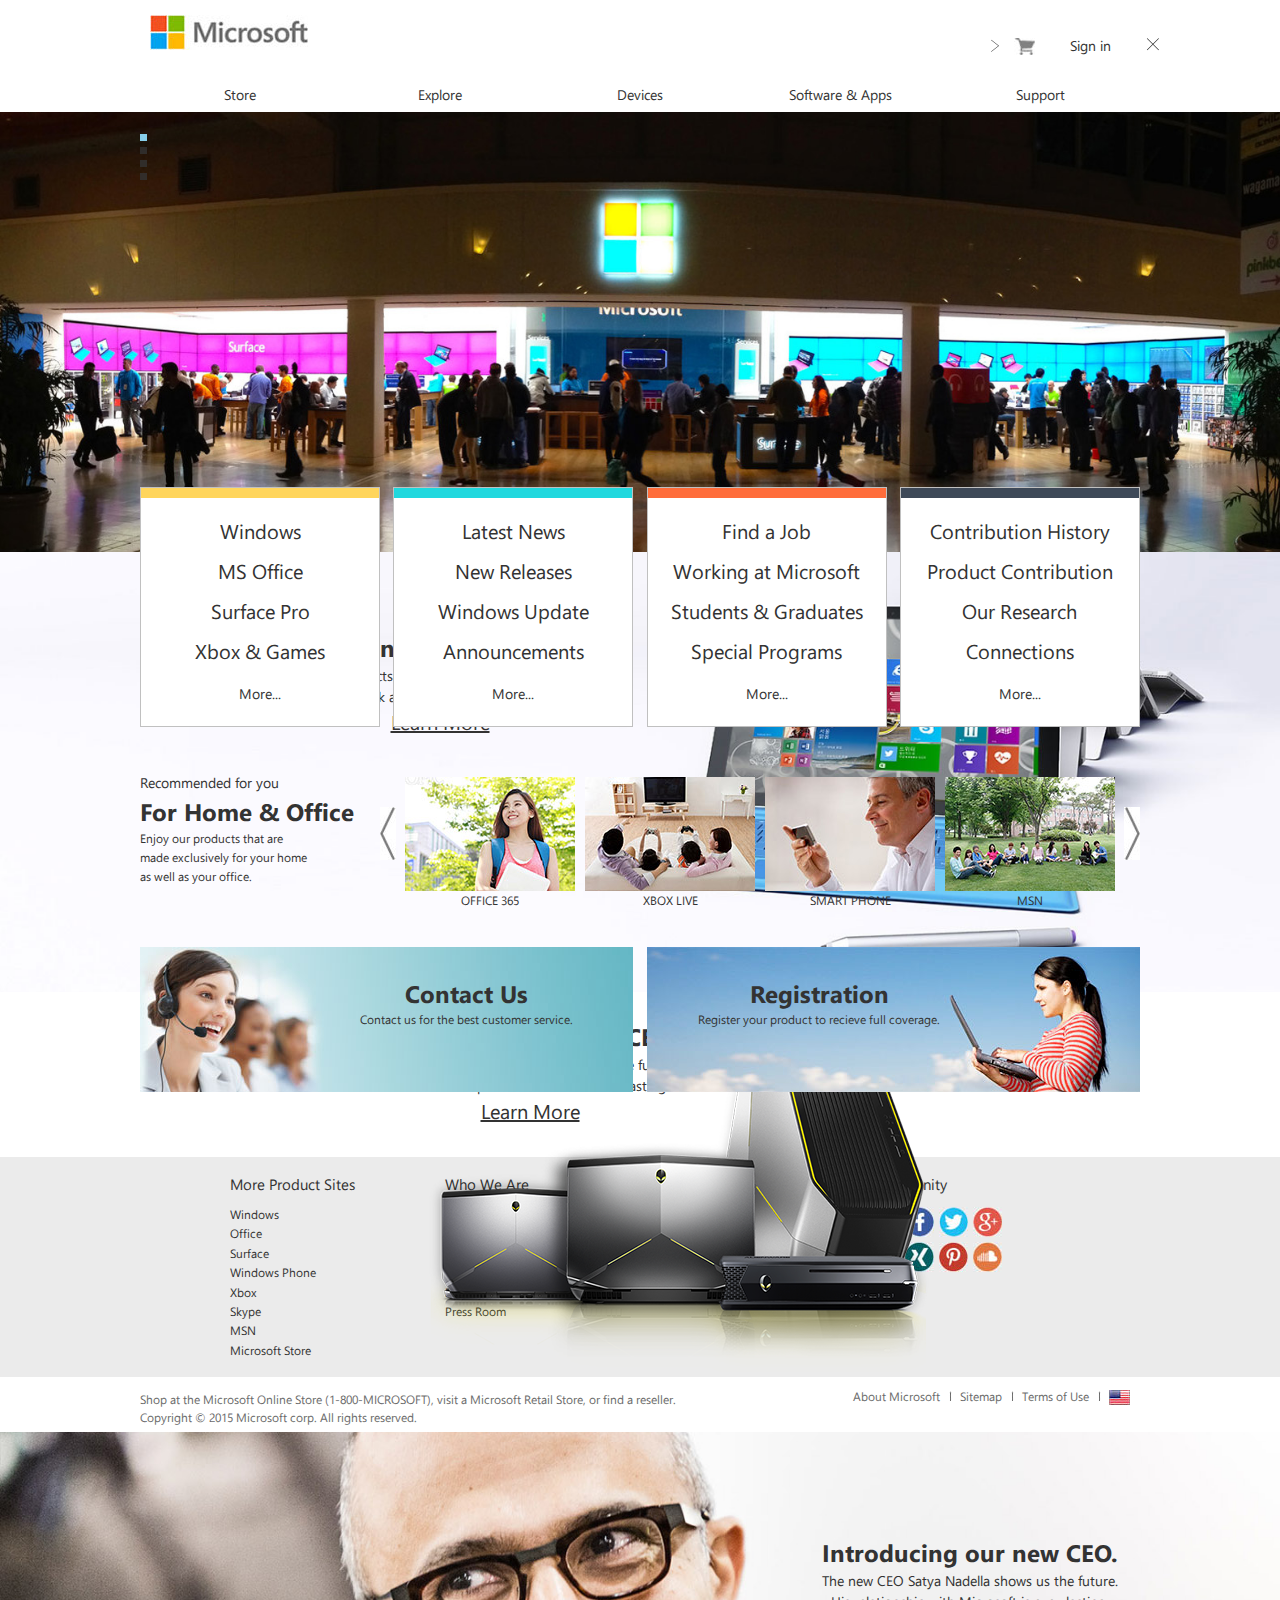
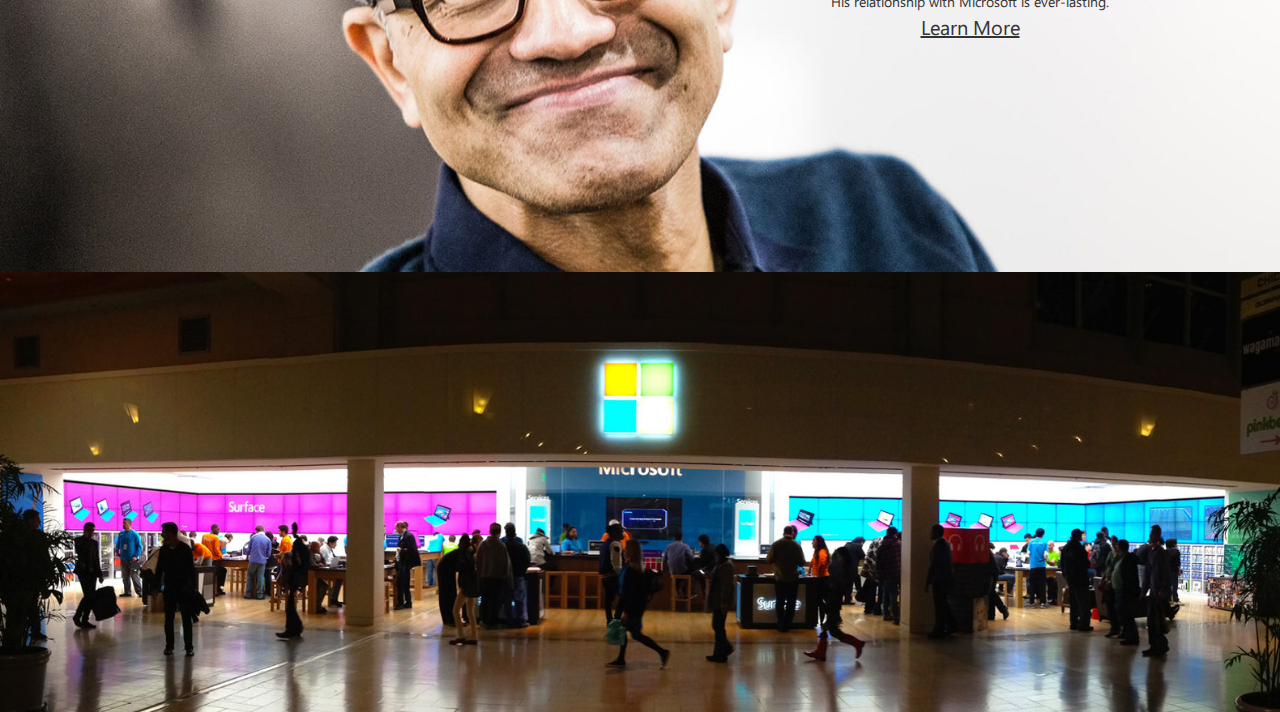
<file: project/03/index.html>
<!DOCTYPE html>
<html lang="en">
<head>
	<meta charset="utf-8" /> 
	<meta http-equiv="X-UA-Compatible" content="IE=edge,chrome=1">
	<title>CJK Project #3</title>
	<meta name="viewport" content="width=device-width, initial-scale=0.1">
	<meta name="author" content="Chongjun Kim" />
	<link rel="shortcut icon" href="img/favicon_1.ico">
	<link rel="apple-touch-icon" href="/apple-touch-icon.png">
	
	<link rel="stylesheet" href="css/import.css" type="text/css"/>
	
	<!--[if lt IE 9]><script src="js/IE9.js"></script><![endif]-->     
	<!--[if lt IE 9]><script src="js/html5.js"></script><![endif]-->
	<script type="text/javascript" src="js/jquery.js"> </script>
	<script type="text/javascript" src="js/jquery-ui.min.js"> </script>
	<script type="text/javascript" src="js/action.js"> </script>
	
	<style>
		* {margin:0; padding:0; }
		a {text-decoration:none; color:#333; }
		li {list-style:none; }
 	</style>
</head>
<body>
	<div id="skipNav" class="hide">
		<a href="#content">skip</a>
	</div><!-- //skipNav -->
	
	<div id="headerwrap">
		<header id="header">
			<h1><a href="index.html"><img src="images/layout/logo.jpg" alt="MICROSOFT LOGO" /></a></h1>
			<dl class="topmenu">
				<dt class="hide"></dt>
				<dd><a href="#"><img src="images/layout/cart.jpg" alt="CART" /></a></dd>
				<dd><a href="#">Sign in</a></dd>
			</dl>
			
			<p id="close"><img src="images/layout/close.png" alt="close" /></p>
			
			<nav id="nav">
				<ul id="gnb">
					<li class="m1 m">
						<a href="#">Store</a>
						<ul>
							<li><a href="#">Microsoft Store</a></li>
							<li><a href="#">Smart Phones</a></li>
							<li><a href="#">Xbox 360 &amp; One</a></li>
						</ul>
					</li>
					<li class="m2 m">
						<a href="#">Explore</a>
						<ul>
							<li><a href="#">About Microsoft</a></li>
							<li><a href="sub1.html">CEO Information</a></li>
						</ul>
					</li>
					<li class="m3 m">
						<a href="#">Devices</a>
						<ul>
							<li><a href="#">Surface Notebooks</a></li>
							<li><a href="#">Home Desktops</a></li>
							<li><a href="#">Office Workstations</a></li>
							<li><a href="#">MS Exclusive Moniters</a></li>
						</ul>
					</li>
					<li class="m4 m">
						<a href="#">Software &amp; Apps</a>
						<ul>
							<li><a href="#">Microsoft Office 2015</a></li>
							<li><a href="#">Windows Explorer 11</a></li>
							<li><a href="#">Windows Media &amp; Entertainment</a></li>
						</ul>
					</li>
					<li class="m5 m">
						<a href="#">Support</a>
						<ul>
							<li><a href="#">Contact Us</a></li>
							<li><a href="#">Registeration</a></li>
							<li><a href="#">FQA</a></li>
						</ul>
					</li>
				</ul>
			</nav>
		</header>
	</div><!-- //headerwrap -->
	
	<div id="members">
		<fieldset class="login">
			<legend class="hide">login</legend>
			<p class="login01">
				<input class="idbox" type="text" placeholder="ID or E-mail" title="Type in your ID or E-mail address here." />
			</p>
			<p class="login02">
				<input class="passbox" type="password" placeholder="Password" title="Type in your password here." />
			</p>
			<p class="login03">
				<label for="idcheck">Save Password</label>
				<input type="checkbox" id="idcheck" />
			</p>
			<p class="login04"><a href="#">Login<br />
				<span>Check your status and updates.</span>
			</a></p>
			<p class="login05"><a href="#">Join Us!!<br />
				<span>This is your change to sign up for... <br /><br />exclusive promotions and coupons <br />where you can get nowhere else!</span></a>
			</p>
			<p class="login06">
				<img src="images/layout/welcome.jpg" alt="Welcome" />
			</p>
		</fieldset>
	</div>
		
	<div id="members_cart">
		<div class="cart">
			<ul>
				<li class="closecart"><img src="images/layout/arrow1.png" alt="close" /></li>
				<li class="cart1">Cart<span>0</span></li>
				<li class="cart2">Wishlist<span>0</span></li>
				<li><a href="#">My Products</a></li>
			</ul>
			<ul class="mycart">
				<li><strong>My Cart</strong></li>
				<li>Currently listed : </li>
				<li><em>0</em>Item(s)</li>
				<li>Edit list</li>
				<li><img src="images/layout/between.jpg" alt="" /></li>
				<li>Empty</li>
				<li>Checkout</li>
			</ul>
			<ul class="wishlist">
				<li><strong>Wishlist</strong></li>
				<li>Currently listed : </li>
				<li><em>0</em>Item(s)</li>
				<li>Edit list</li>
				<li><img src="images/layout/between.jpg" alt="" /></li>
				<li>Empty</li>
				<li>Add to cart</li>
			</ul>
		</div>
	</div>
	
	<div id="visualwrap">
		<section id="visual">
			<div class="imgView">
				<ul>
					<li class="imgText1">
						<!-- 
						<span>
							<a href="#">Visit Microsoft Store</a>
						</span>
						 -->
					</li>
					<li class="imgText2">
						<span>
							<em>Introducing our new line-up.</em><br />
							Our latest products are the best in the current market.<br />
							Take a look at the finest product line-up.<br />
							<strong><a href="#">Learn More</a></strong>
						</span>
					</li>
					<li class="imgText3">
						<span>
							<em>Introducing our new CEO.</em><br />
							The new CEO Satya Nadella shows us the future.<br />
							His relationship with Microsoft is ever-lasting.<br />
							<strong><a href="sub1.html">Learn More</a></strong>
						</span>
					</li>
					<li class="imgText4">
						<span>
							<em>Introducing our new CEO.</em><br />
							The new CEO Satya Nadella shows us the future.<br />
							His relationship with Microsoft is ever-lasting.<br />
							<strong><a href="sub1.html">Learn More</a></strong>
						</span>
					</li>
					<li class="imgText5">
						<!-- 
						<span>
							<a href="#">Visit Microsoft Store</a>
						</span>
						 -->
					</li>
				</ul>
			</div>
			
			<ul class="imgList">
				<li class="on">ON</li>
				<li>OFF</li>
				<li>OFF</li>
				<li>OFF</li>
			</ul>
			
		</section><!-- //visual -->
	</div><!-- //visualwrap -->
	
	<div id="container">
		<section id="content">
			<div class="content_top">
				<dl>
					<dt>Product Information</dt>
					<span></span>
					<a href="#content .content_top dl" class="more_m1"></a>
					
					<dd class="content_top1">img</dd>
					<dd class="ctText">
						Check out our most recent products,<br />
						get a chance to share it with your friends.
					</dd>
					<dd class="more1 more">
						<ul>
							<li class="mm1"><a href="#content .content_top .more">Windows</a></li>
							<li class="mm1"><a href="#content .content_top .more">MS Office</a></li>
							<li class="mm1"><a href="#content .content_top .more">Surface Pro</a></li>
							<li class="mm1"><a href="#content .content_top .more">Xbox &amp; Games</a></li>
							<li><a href="#content .content_top .more">More...</a></li>
						</ul>
					</dd>
				</dl>
				<dl>
					<dt>Notice / Release</dt>
					<span></span>
					<a href="#content .content_top dl" class="more_m2"></a>
					
					<dd class="content_top2">img</dd>
					<dd class="ctText">
						Everything you need to know,<br />
						regarding our latest news and activities.
					</dd>
					<dd class="more2 more">
						<ul>
							<li class="mm2"><a href="#content .content_top .more">Latest News</a></li>
							<li class="mm2"><a href="#content .content_top .more">New Releases</a></li>
							<li class="mm2"><a href="#content .content_top .more">Windows Update</a></li>
							<li class="mm2"><a href="#content .content_top .more">Announcements</a></li>
							<li><a href="#content .content_top .more">More...</a></li>
						</ul>
					</dd>
				</dl>
				<dl>
					<dt>Career &amp; Programs</dt>
					<span></span>
					<a href="#content .content_top dl" class="more_m3"></a>
					
					<dd class="content_top3">img</dd>
					<dd class="ctText">
						If you dream of joining our family<br />
						now is the time to apply!
					</dd>
					<dd class="more3 more">
						<ul>
							<li class="mm3"><a href="#content .content_top .more">Find a Job</a></li>
							<li class="mm3"><a href="#content .content_top .more">Working at Microsoft</a></li>
							<li class="mm3"><a href="#content .content_top .more">Students &amp; Graduates</a></li>
							<li class="mm3"><a href="#content .content_top .more">Special Programs</a></li>
							<li><a href="#content .content_top .more">More...</a></li>
						</ul>
					</dd>
				</dl>
				<dl>
					<dt>Social Contribution</dt>
					<span></span>
					<a href="#content .content_top dl" class="more_m4"></a>
					
					<dd class="content_top4">img</dd>
					<dd class="ctText">
						Not only providing service to customers,<br />
						but also to the society where it's needed.
					</dd>
					<dd class="more4 more">
						<ul>
							<li class="mm4"><a href="#content .content_top .more">Contribution History</a></li>
							<li class="mm4"><a href="#content .content_top .more">Product Contribution</a></li>
							<li class="mm4"><a href="#content .content_top .more">Our Research</a></li>
							<li class="mm4"><a href="#content .content_top .more">Connections</a></li>
							<li><a href="#content .content_top .more">More...</a></li>
						</ul>
					</dd>
				</dl>
			</div><!-- //content_top -->
			
			<div class="content_mid">
				<p>Recommended for you</p>
				<p>For Home &amp; Office</p>
				<p>Enjoy our products that are<br />made exclusively for your home<br />as well as your office.</p>
				<div id="slide">
					<ul>
						<li class="mp mp1"><a href="#content .content_mid">
							<img src="images/main/mid01.jpg" alt=""  class="mpimg"/>
							<div class="info">
								<h3>Office 365</h3>
								<span>Buy Office 365 and <br />get OneDrive 1TB storage</span>
							</div><!-- //info -->
						</a></li>
						<li class="mp mp2"><a href="#content .content_mid">
							<img src="images/main/mid02.jpg" alt=""  class="mpimg"/>
							<div class="info">
								<h3>Xbox Live</h3>
								<span>Enjoy the best gaming experience</span>
							</div>
						</a></li>
						<li class="mp mp3"><a href="#content .content_mid">
							<img src="images/main/mid03.jpg" alt=""  class="mpimg"/>
							<div class="info">
								<h3>Smart Phone</h3>
								<span>Be connected to everything <br /> from within your hands</span>
							</div>
						</a></li>
						<li class="mp mp4"><a href="#content .content_mid">
							<img src="images/main/mid04.jpg" alt=""  class="mpimg"/>
							<div class="info">
								<h3>MSN</h3>
								<span>World news and events <br />... and everything</span>
							</div>
						</a></li>
						<li class="mp mp5"><a href="#content .content_mid">
							<img src="images/main/mid05.jpg" alt=""  class="mpimg"/>
							<div class="info">
								<h3>Surface</h3>
								<span>Access everything with only your finger tips</span>
							</div>
						</a></li>
						<li class="mp mp6"><a href="#content .content_mid">
							<img src="images/main/mid06.jpg" alt=""  class="mpimg"/>
							<div class="info">
								<h3>Skype</h3>
								<span>World's best communication<br />tool for everyone.</span>
							</div>
						</a></li>
						<li class="mp mp7"><a href="#content .content_mid">
							<img src="images/main/mid07.jpg" alt=""  class="mpimg"/>
							<div class="info">
								<h3>Bing</h3>
								<span>Get used to the most powerful search engnine</span>
							</div>
						</a></li>
						<li class="mp mp8"><a href="#content .content_mid">
							<img src="images/main/mid08.jpg" alt=""  class="mpimg"/>
							<div class="info">
								<h3>Microsoft Store</h3>
								<span>Visit a Microsoft Store near you and get great deals!</span>
							</div>
						</a></li>
					</ul>
				</div>
				<div id="slidearrow">
					<ul>
						<li class="prev"><img src="images/main/prev.jpg" alt="" /></li>
						<li class="next"><img src="images/main/next.jpg" alt="" /></li>
					</ul>
				</div>
			</div><!-- //content_mid -->
			<div class="content_bottom">
				<ul>
					<li><a href="#content .content_bottom">
							<img src="images/main/contact.jpg" alt="" />
							<span><em>Contact Us</em><br />Contact us for the best customer service.</span>
						</a>
					</li>
				</ul>
				<ul>
					<li><a href="#content .content_bottom">
							<img src="images/main/register.jpg" alt="" />
							<span><em>Registration</em><br />Register your product to recieve full coverage.</span>
						</a>
					</li>
				</ul>
			</div>
		</section>
	</div><!-- //container -->
	
	<div id="footerwrap">
		<footer id="footer">
			<ul>
				<li>
					<a href="#footer">More Product Sites</a>
					<ul>
						<li><a href="#footer">Windows</a></li>
						<li><a href="#footer">Office</a></li>
						<li><a href="#footer">Surface</a></li>
						<li><a href="#footer">Windows Phone</a></li>
						<li><a href="#footer">Xbox</a></li>
						<li><a href="#footer">Skype</a></li>
						<li><a href="#footer">MSN</a></li>
						<li><a href="#footer">Microsoft Store</a></li>
					</ul>
				</li>
				<li>
					<a href="#footer">Who We Are</a>
					<ul>
						<li><a href="#footer">Where to buy</a></li>
						<li><a href="#footer">Awards</a></li>
						<li><a href="#footer">Latest News</a></li>
						<li><a href="#footer">About Microsoft</a></li>
						<li><a href="#footer">Employment</a></li>
						<li><a href="#footer">Press Room</a></li>
					</ul>
				</li>
				<li>
					<a href="#footer">Need Assistance?</a>
					<ul>
						<li><a href="#footer">Contact Us</a></li>
						<li><a href="#footer">Microsoft Store</a></li>
						<li><a href="#footer">Commercial</a></li>
						<li><a href="#footer">Product Registration</a></li>
						<li>Monday to Friday from 9:00 to 18:00</li>
					</ul>
				</li>
				<li class="last">
					<a href="#footer">Community</a>
					<ul>
						<li><a href="#footer .last"><img src="images/layout/sns1.jpg" alt="" /></a></li>
						<li><a href="#footer .last"><img src="images/layout/sns2.jpg" alt="" /></a></li>
						<li><a href="#footer .last"><img src="images/layout/sns3.jpg" alt="" /></a></li>
						<li><a href="#footer .last"><img src="images/layout/sns4.jpg" alt="" /></a></li>
						<li><a href="#footer .last"><img src="images/layout/sns5.jpg" alt="" /></a></li>
						<li><a href="#footer .last"><img src="images/layout/sns6.jpg" alt="" /></a></li>
						<li><a href="#footer .last"><img src="images/layout/sns7.jpg" alt="" /></a></li>
						<li><a href="#footer .last"><img src="images/layout/sns8.jpg" alt="" /></a></li>
					</ul>
				</li>
			</ul>
		</footer>
	</div><!-- //footerwrap -->
	<div id="address">
		<p>Shop at the Microsoft Online Store (1-800-MICROSOFT), visit a Microsoft Retail Store, or find a reseller.<br />Copyright &#169; 2015 Microsoft corp. All rights reserved.</p>
		<ul>
			<li><a href="sub1.html">About Microsoft</a></li>
			<li class="between"><a href="#address">Sitemap</a></li>
			<li class="between"><a href="#address">Terms of Use</a></li>
			<li class="between"><a href="#address"><img src="images/layout/flag.jpg" alt="" /></a></li>
		</ul>
	</div>

</body>
</html>
</file>
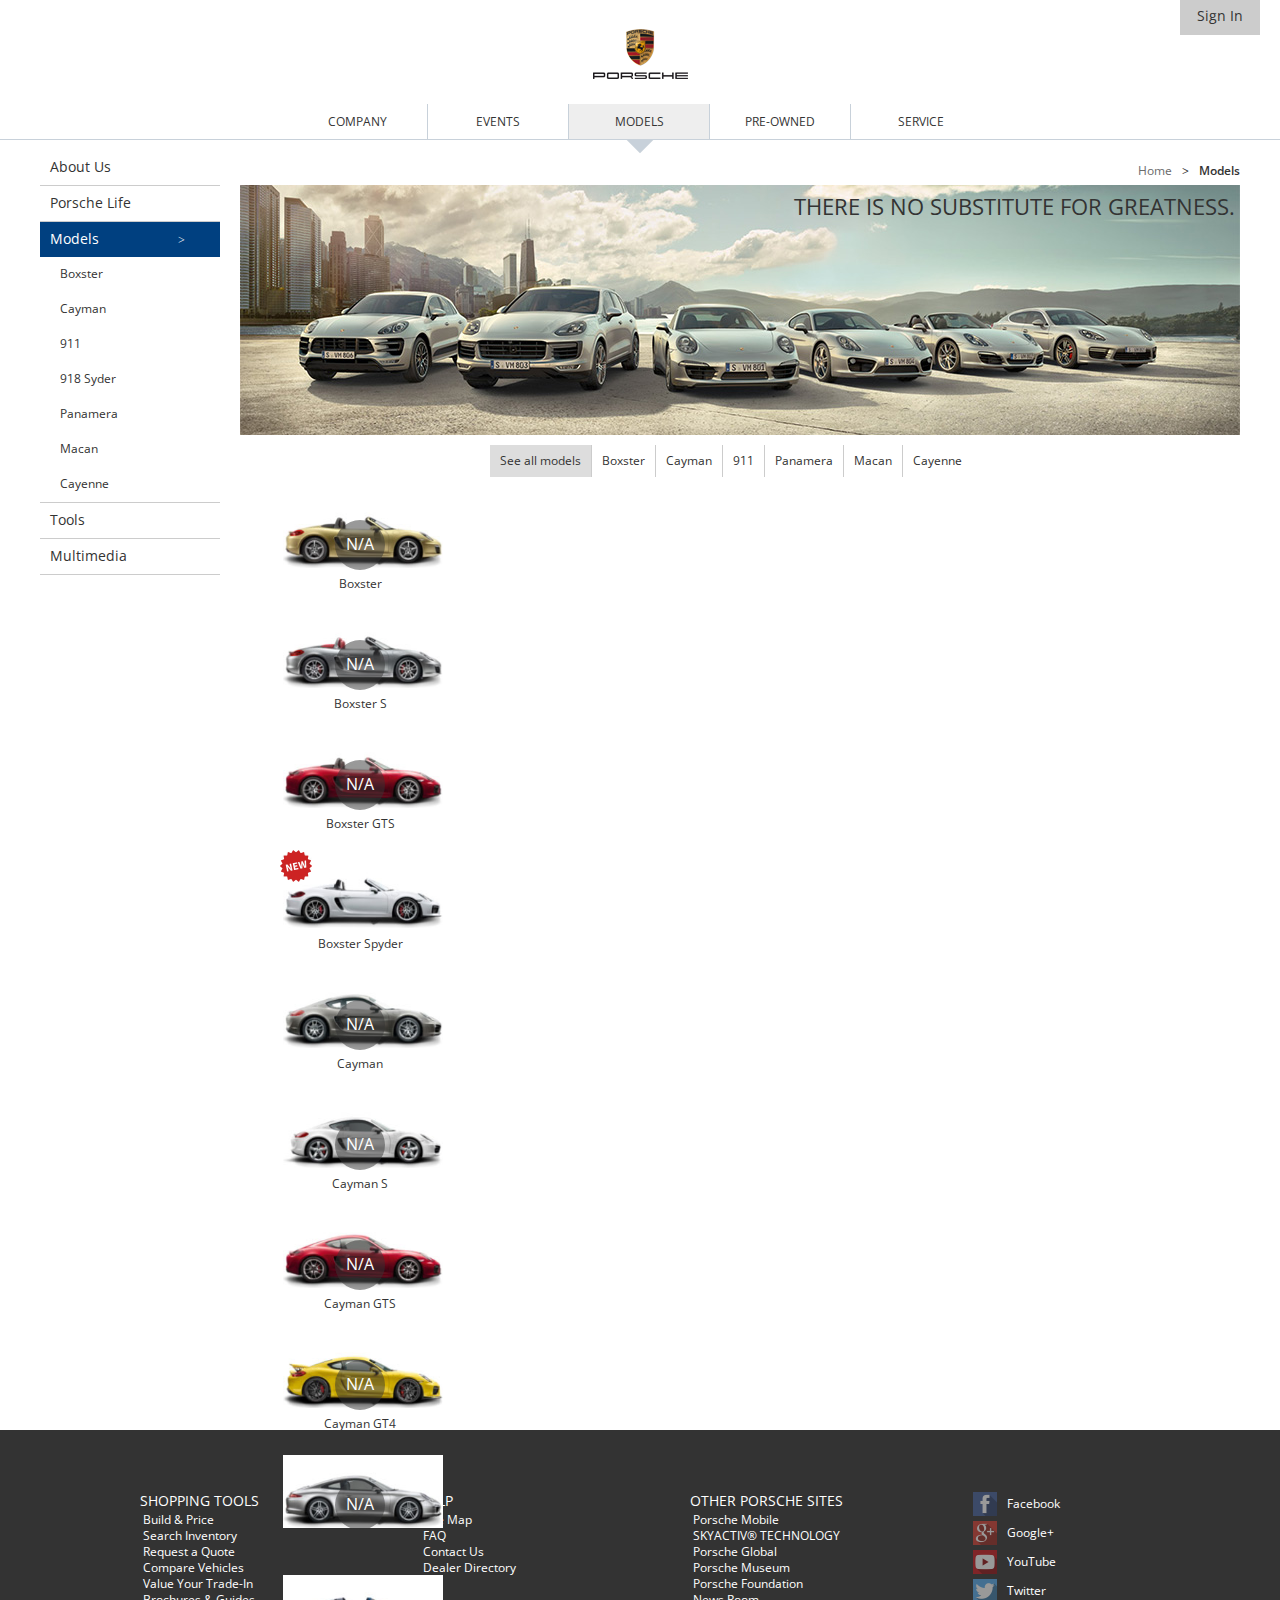
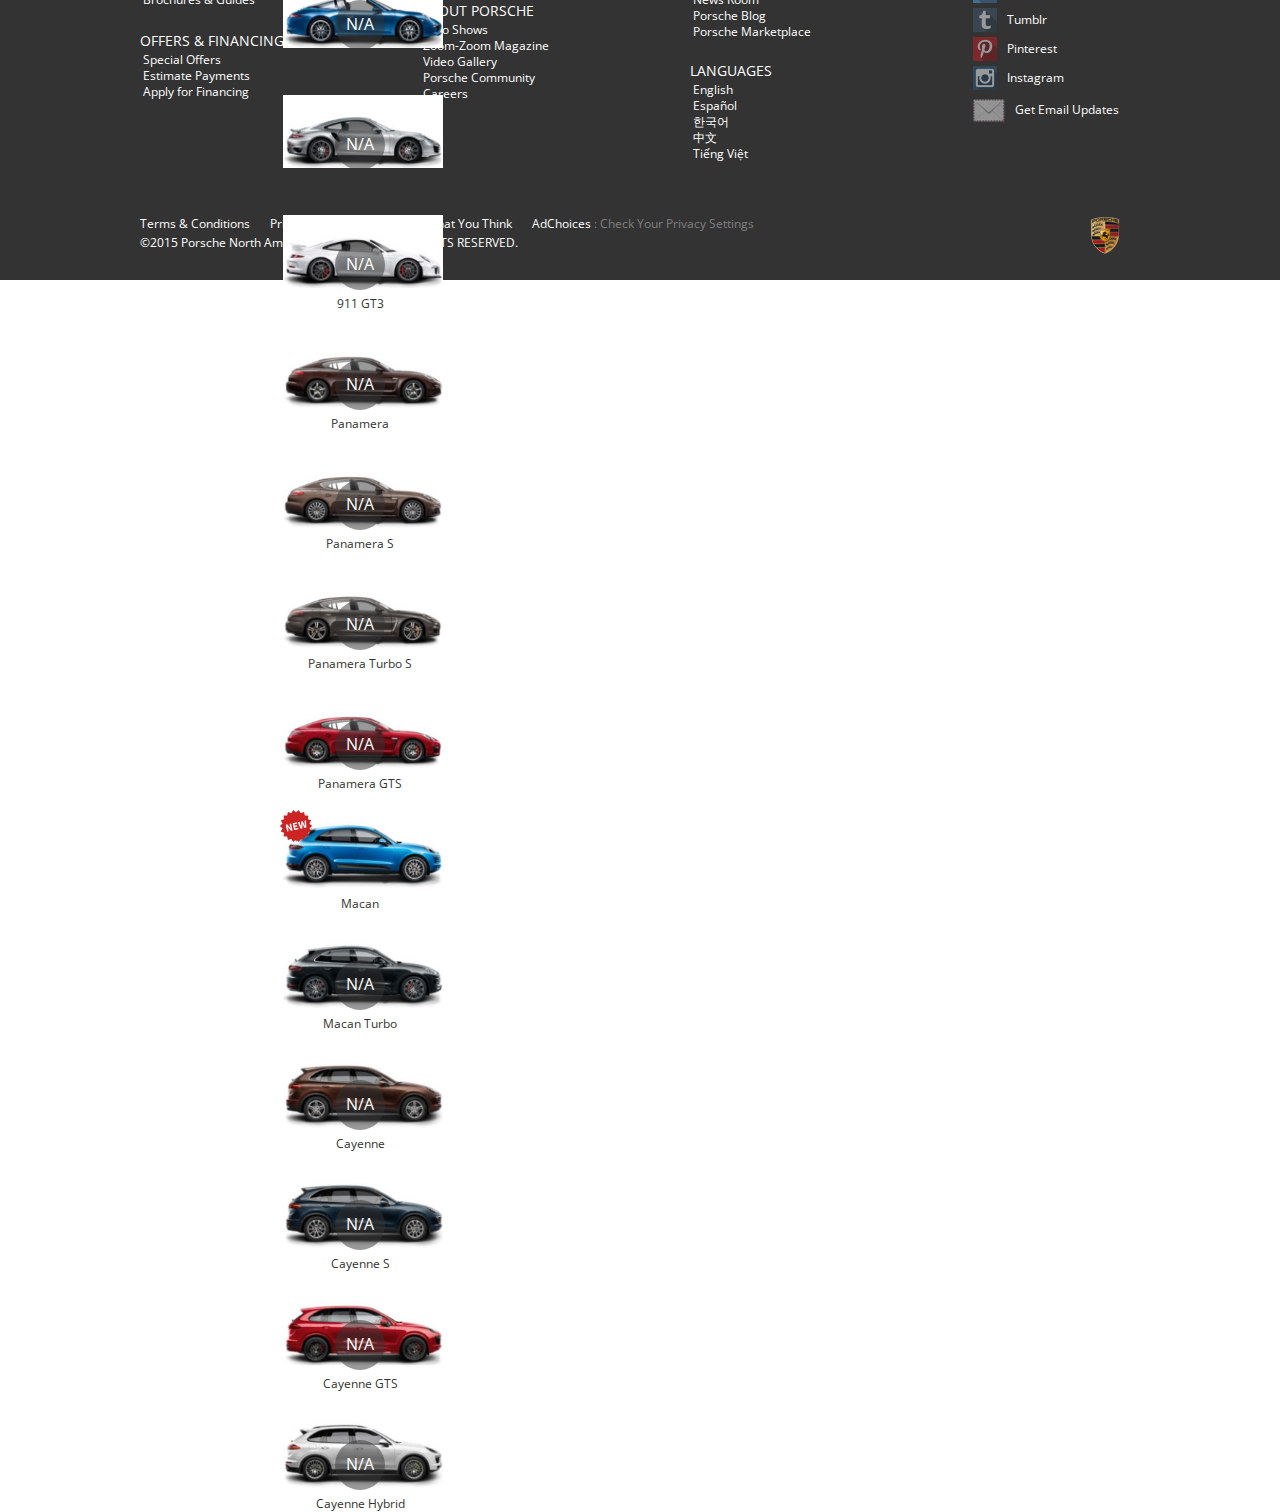
<file: project/01/sub1.html>
<!DOCTYPE html>
<html lang="en">
<head>
	<meta charset="utf-8" /> 
	<meta http-equiv="X-UA-Compatible" content="IE=edge,chrome=1">
	<title>CJK Project #1 - Models</title>
	<meta name="viewport" content="width=1500, initial-scale=1.0">
	<meta name="author" content="Chongjun Kim" />
	<link rel="shortcut icon" href="img/favicon_1.ico">
	<link rel="apple-touch-icon" href="/apple-touch-icon.png">
	<link href='https://fonts.googleapis.com/css?family=Open+Sans' rel='stylesheet' type='text/css'>
	<link href='https://fonts.googleapis.com/css?family=Open+Sans:600' rel='stylesheet' type='text/css'>
	
	<link rel="stylesheet" href="css/import_sub1.css" type="text/css"/>
	
	<!--[if lt IE 9]><script src="js/IE9.js"></script><![endif]-->     
	<!--[if lt IE 9]><script src="js/html5.js"></script><![endif]-->
	<script type="text/javascript" src="js/jquery-2.1.4.js"> </script>
	<script type="text/javascript" src="js/jquery-ui.min.js"> </script>
	<script type="text/javascript" src="js/action.js"> </script>
	<script type="text/javascript" src="js/sidenav1.js"> </script>
	<script src="js/isotope.pkgd.min.js" ></script>
	
	<style>
		* {margin:0; padding:0; }
		a {text-decoration:none; color:#333; }
		li {list-style:none; }
		
		#menu ul li:nth-child(3) {background: #eee; } 
		#sidebar .sidenav li:nth-child(3) a {background:#004080; color:#fff; }
		#sidebar .sidenav li:nth-child(3) span {font-family: "candara"; font-size: 12px; margin-left:75px; }
 </style> 
</head>
<body>
	<div id="skipNav" class="hide">
		<a href="#content">본문바로가기</a>
	</div><!-- //skipNav -->
	
	<div id="headerwrap">
		<div id="topmenu">
			<p class="signin"><a href="#topmenu">Sign In</a></p>
			<p class="search">
				<input class="searchBox" type="text" placeholder="Search Engine" />
				<input type="image" src="images/layout/search.png" />
			</p>
			<div class="hot">
				<ul>
					<li>Top Search :</li>
					<li><a href="#topmenu .hot">porsche event</a></li>
					<li><a href="#topmenu .hot">new 911 design</a></li>
					<li><a href="#topmenu .hot">cayenne price</a></li>
					<li><a href="#topmenu .hot">2015 models</a></li>
					<li><a href="#topmenu .hot">find dealer</a></li>
				</ul>
			</div>
			<fieldset>
				<legend class="hide">login</legend>
				<p class="login01">
					<input class="idbox" type="text" placeholder="ID or E-mail" title="Type in your ID or E-mail address here." />
				</p>
				<p class="login02">
					<input class="passbox" type="password" placeholder="Password" title="Type in your password here." />
					<input type="checkbox" id="idcheck" />
					<label for="idcheck">save</label>
				</p>
				<p class="login03"><a href="#topmenu .login03">Create Account</a></p>
			</fieldset>
		</div><!-- //topmenu -->
		<header id="header">
			<div id="menu">
				<h1><a href="index.html"><img src="images/layout/logo.png" alt="PORSCHE LOGO" /></a></h1>
				<ul>
					<li><a href="#">Company</a></li>
					<li><a href="#">Events</a></li>
					<li><a href="sub1.html">Models</a></li>
					<li><a href="#">Pre-Owned</a></li>
					<li><a href="#">Service</a></li>
				</ul>
			</div><!-- //menu -->
			
			<nav id="nav">
				<ul id="gnb">
					<li class="m1 m">
						<ul>
							<li><a href="#gnb .m">CEO</a></li>
							<li><a href="#gnb .m">History</a></li>
							<li><a href="#gnb .m">Brand</a></li>
						</ul>
					</li>
					<li class="m2 m">
						<ul>
							<li><a href="#gnb .m">News &amp; Events</a></li>
							<li><a href="#gnb .m">Maintenance</a></li>
						</ul>
					</li>
					<li class="m3 m">
						<ul>
							<li><a href="sub2-1.html">Boxster</a></li>
							<li><a href="#gnb .m">Cayman</a></li>
							<li><a href="#gnb .m">911</a></li>
							<li><a href="#gnb .m">918 Syder</a></li>
							<li><a href="#gnb .m">Panamera</a></li>
							<li><a href="sub2-2.html">Macan</a></li>
							<li><a href="#gnb .m">Cayenne</a></li>
						</ul>
					</li>
					<li class="m4 m">
						<ul>
							<li><a href="#gnb .m">Store Location</a></li>
							<li><a href="#gnb .m">Dealer Location</a></li>
							<li><a href="#gnb .m">Certified Pre-owned</a></li>
						</ul>
					</li>
					<li class="m5 m">
						<ul>
							<li><a href="#gnb .m">Porsche Exclusive</a></li>
							<li><a href="#gnb .m">Porsche Car Connect</a></li>
							<li><a href="#gnb .m">Porsche Classic</a></li>
							<li><a href="#gnb .m">Financial Service</a></li>
							<li><a href="#gnb .m">Gallery</a></li>
						</ul>
					</li>
				</ul>
			</nav><!-- //nav -->
		</header><!-- //header -->
	</div><!-- //headerwrap -->
	
	<div id="subcontainer">
		<div id="submenu">
			<aside id="sidebar">
				<nav>
					<ul class="sidenav">
						<li class="s">
							<a href="#sidebar .sidenav .s">About Us</a>
							<ul>
								<li><a href="#sidebar .sidenav .s">Company</a></li>
								<li><a href="#sidebar .sidenav .s">History</a></li>
								<li><a href="#sidebar .sidenav .s">CEO Information</a></li>
							</ul>
						</li>
						<li class="s">
							<a href="#sidebar .sidenav .s">Porsche Life</a>
							<ul>
								<li><a href="#sidebar .sidenav .s">News &amp; Events</a></li>
								<li><a href="#sidebar .sidenav .s">Maintenance</a></li>
							</ul>
						</li>
						<li class="s">
							<a href="sub1.html">Models <span>&gt;</span></a>
							<ul>
								<li><a href="sub2-1.html">Boxster</a></li>
								<li><a href="#sidebar .sidenav .s">Cayman</a></li>
								<li><a href="#sidebar .sidenav .s">911</a></li>
								<li><a href="#sidebar .sidenav .s">918 Syder</a></li>
								<li><a href="#sidebar .sidenav .s">Panamera</a></li>
								<li><a href="sub2-2.html">Macan</a></li>
								<li><a href="#sidebar .sidenav .s">Cayenne</a></li>
							</ul>
						</li>
						<li class="s">
							<a href="#sidebar .sidenav .s">Tools</a>
							<ul>
								<li><a href="#sidebar .sidenav .s">Build Yourself</a></li>
								<li><a href="#sidebar .sidenav .s">Dealer Location</a></li>
								<li><a href="#sidebar .sidenav .s">Services</a></li>
							</ul>
						</li>
						<li class="s">
							<a href="#sidebar .sidenav .s">Multimedia</a>
							<ul>
								<li><a href="#sidebar .sidenav .s">Porsche Theater</a></li>
								<li><a href="#sidebar .sidenav .s">Gallery</a></li>
							</ul>
						</li>
					</ul>
				</nav>
			</aside><!-- //sidebar -->
		</div><!-- //submenu -->
		<section id="content">
			<div class="subnav">
				<ul>
					<li><a href="index.html">Home</a><span>&gt;</span></li>
					<li><em>Models</em></li>
				</ul>
			</div><!-- //subnav -->
			
			<div class="submain">
				<h3 class="slogan">There is no substitute for greatness.</h3>
				<p>
					<img src="images/sub1/models.jpg" alt="" />
				</p>
				<ul id="choose">
					<li data-filter=".car" class="chooseon">See all models</li>
					<li data-filter=".one">Boxster</li>
					<li data-filter=".two">Cayman</li>
					<li data-filter=".three">911</li>
					<li data-filter=".four">Panamera</li>
					<li data-filter=".five">Macan</li>
					<li data-filter=".six">Cayenne</li>
				</ul>
				<ul class="subBox">
					<li class="car one"><a href="#"><img src="images/models/boxster.jpg" alt="" /><span>Boxster</span><em>N/A</em></a></li>
					<li class="car one"><a href="#"><img src="images/models/boxster_s.jpg" alt="" /><span>Boxster S</span><em>N/A</em></a></li>
					<li class="car one"><a href="#"><img src="images/models/boxster_gts.jpg" alt="" /><span>Boxster GTS</span><em>N/A</em></a></li>
					<li class="car one"><a href="sub2-1.html"><img src="images/models/boxster_spyder.jpg" alt="" /><span>Boxster Spyder</span><img src="images/models/new.png" alt="new" class="new" /></a></li>
					
					<li class="car two"><a href="#"><img src="images/models/cayman.jpg" alt="" /><span>Cayman</span><em>N/A</em></a></li>
					<li class="car two"><a href="#"><img src="images/models/cayman_s.jpg" alt="" /><span>Cayman S</span><em>N/A</em></a></li>
					<li class="car two"><a href="#"><img src="images/models/cayman_gts.jpg" alt="" /><span>Cayman GTS</span><em>N/A</em></a></li>
					<li class="car two"><a href="#"><img src="images/models/cayman_gt4.jpg" alt="" /><span>Cayman GT4</span><em>N/A</em></a></li>
					
					<li class="car three"><a href="#"><img src="images/models/911.jpg" alt="" /><span>911</span><em>N/A</em></a></li>
					<li class="car three"><a href="#"><img src="images/models/911_targa.jpg" alt="" /><span>911 Targa</span><em>N/A</em></a></li>
					<li class="car three"><a href="#"><img src="images/models/911_turbo.jpg" alt="" /><span>911 Turbo</span><em>N/A</em></a></li>
					<li class="car three"><a href="#"><img src="images/models/911_gt3.jpg" alt="" /><span>911 GT3</span><em>N/A</em></a></li>
					
					<li class="car four"><a href="#"><img src="images/models/panamera.jpg" alt="" /><span>Panamera</span><em>N/A</em></a></li>
					<li class="car four"><a href="#"><img src="images/models/panamera_s.jpg" alt="" /><span>Panamera S</span><em>N/A</em></a></li>
					<li class="car four"><a href="#"><img src="images/models/panamera_turbo_s.jpg" alt="" /><span>Panamera Turbo S</span><em>N/A</em></a></li>
					<li class="car four"><a href="#"><img src="images/models/panamera_gts.jpg" alt="" /><span>Panamera GTS</span><em>N/A</em></a></li>
					
					<li class="car five"><a href="sub2-2.html"><img src="images/models/macan.jpg" alt="" /><span>Macan</span><img src="images/models/new.png" alt="new" class="new" /></a></li>
					<li class="car five"><a href="#"><img src="images/models/macan_turbo.jpg" alt="" /><span>Macan Turbo</span><em>N/A</em></a></li>
					
					<li class="car six"><a href="#"><img src="images/models/cayenne.jpg" alt="" /><span>Cayenne</span><em>N/A</em></a></li>
					<li class="car six"><a href="#"><img src="images/models/cayenne_s.jpg" alt="" /><span>Cayenne S</span><em>N/A</em></a></li>
					<li class="car six"><a href="#"><img src="images/models/cayenne_gts.jpg" alt="" /><span>Cayenne GTS</span><em>N/A</em></a></li>
					<li class="car six"><a href="#"><img src="images/models/cayenne_hybrid.jpg" alt="" /><span>Cayenne Hybrid</span><em>N/A</em></a></li>
				</ul>
			</div>
		</section>
	</div><!-- //subcontainer -->
	
	<div id="footerwrap">
		<footer id="footer">
			<ul>
				<li class="fg">
					<span>Shopping Tools</span>
					<ul>
						<li><a href="#footer">Build &amp; Price</a></li>
						<li><a href="#footer">Search Inventory</a></li>
						<li><a href="#footer">Request a Quote</a></li>
						<li><a href="#footer">Compare Vehicles</a></li>
						<li><a href="#footer">Value Your Trade-In</a></li>
						<li><a href="#footer">Brochures &amp; Guides</a></li>
					</ul>
				</li>
				<li class="fg">
					<span>Offers &amp; Financing</span>
					<ul>
						<li><a href="#footer">Special Offers</a></li>
						<li><a href="#footer">Estimate Payments</a></li>
						<li><a href="#footer">Apply for Financing </a></li>
					</ul>
				</li>
				<li class="fg">
					<span>Help</span>
					<ul>
						<li><a href="#footer">Site Map</a></li>
						<li><a href="#footer">FAQ</a></li>
						<li><a href="#footer">Contact Us</a></li>
						<li><a href="#footer">Dealer Directory</a></li>
					</ul>
				</li>
				<li class="fg">
					<span>About Porsche</span>
					<ul>
						<li><a href="#footer">Auto Shows</a></li>
						<li><a href="#footer">Zoom-Zoom Magazine</a></li>
						<li><a href="#footer">Video Gallery</a></li>
						<li><a href="#footer">Porsche Community</a></li>
						<li><a href="#footer">Careers</a></li>
					</ul>
				</li>
				<li class="fg">
					<span>Other Porsche Sites</span>
					<ul>
						<li><a href="#footer">Porsche Mobile</a></li>
						<li><a href="#footer">SKYACTIV® TECHNOLOGY</a></li>
						<li><a href="#footer">Porsche Global</a></li>
						<li><a href="#footer">Porsche Museum</a></li>
						<li><a href="#footer">Porsche Foundation</a></li>
						<li><a href="#footer">News Room</a></li>
						<li><a href="#footer">Porsche Blog</a></li>
						<li><a href="#footer">Porsche Marketplace</a></li>
					</ul>
				</li>
				<li class="fg">
					<span>Languages</span>
					<ul>
						<li><a href="#footer">English</a></li>
						<li><a href="#footer">Español</a></li>
						<li><a href="#footer">한국어</a></li>
						<li><a href="#footer">中文</a></li>
						<li><a href="#footer">Tiếng Việt</a></li>
					</ul>
				</li>
				<li class="fg sns">
					<ul>
						<li><a href="#footer"><img src="images/layout/facebook.png" alt="" />Facebook</a></li>
						<li><a href="#footer"><img src="images/layout/google.png" alt="" />Google+</a></li>
						<li><a href="#footer"><img src="images/layout/youtube.png" alt="" />YouTube</a></li>
						<li><a href="#footer"><img src="images/layout/twitter.png" alt="" />Twitter</a></li>
						<li><a href="#footer"><img src="images/layout/tumblr.png" alt="" />Tumblr</a></li>
						<li><a href="#footer"><img src="images/layout/pinterest.png" alt="" />Pinterest</a></li>
						<li><a href="#footer"><img src="images/layout/instagram.png" alt="" />Instagram</a></li>
						<li><a href="#footer"><img src="images/layout/email.png" alt="" />Get Email Updates</a></li>
					</ul>
				</li>
			</ul>
		<div class="address">
			<ul>
				<li><a href="#footer .address">Terms &amp; Conditions </a></li>
				<li><a href="#footer .address">Privacy/CA Policy</a></li>
				<li><a href="#footer .address">Tell Us What You Think</a></li>
				<li><a href="#footer .address">AdChoices</a><span> : Check Your Privacy Settings</span></li>
			</ul>
			<p>©2015 Porsche North American Operations. ALL RIGHTS RESERVED.</p>
			<h1><a href="#"><img src="images/layout/logob.png" alt="PORSCHE LOGO" /></a></h1>
		</div><!-- //address -->
		</footer>
	</div><!-- //footerwrap -->
</body>
</html>
</file>
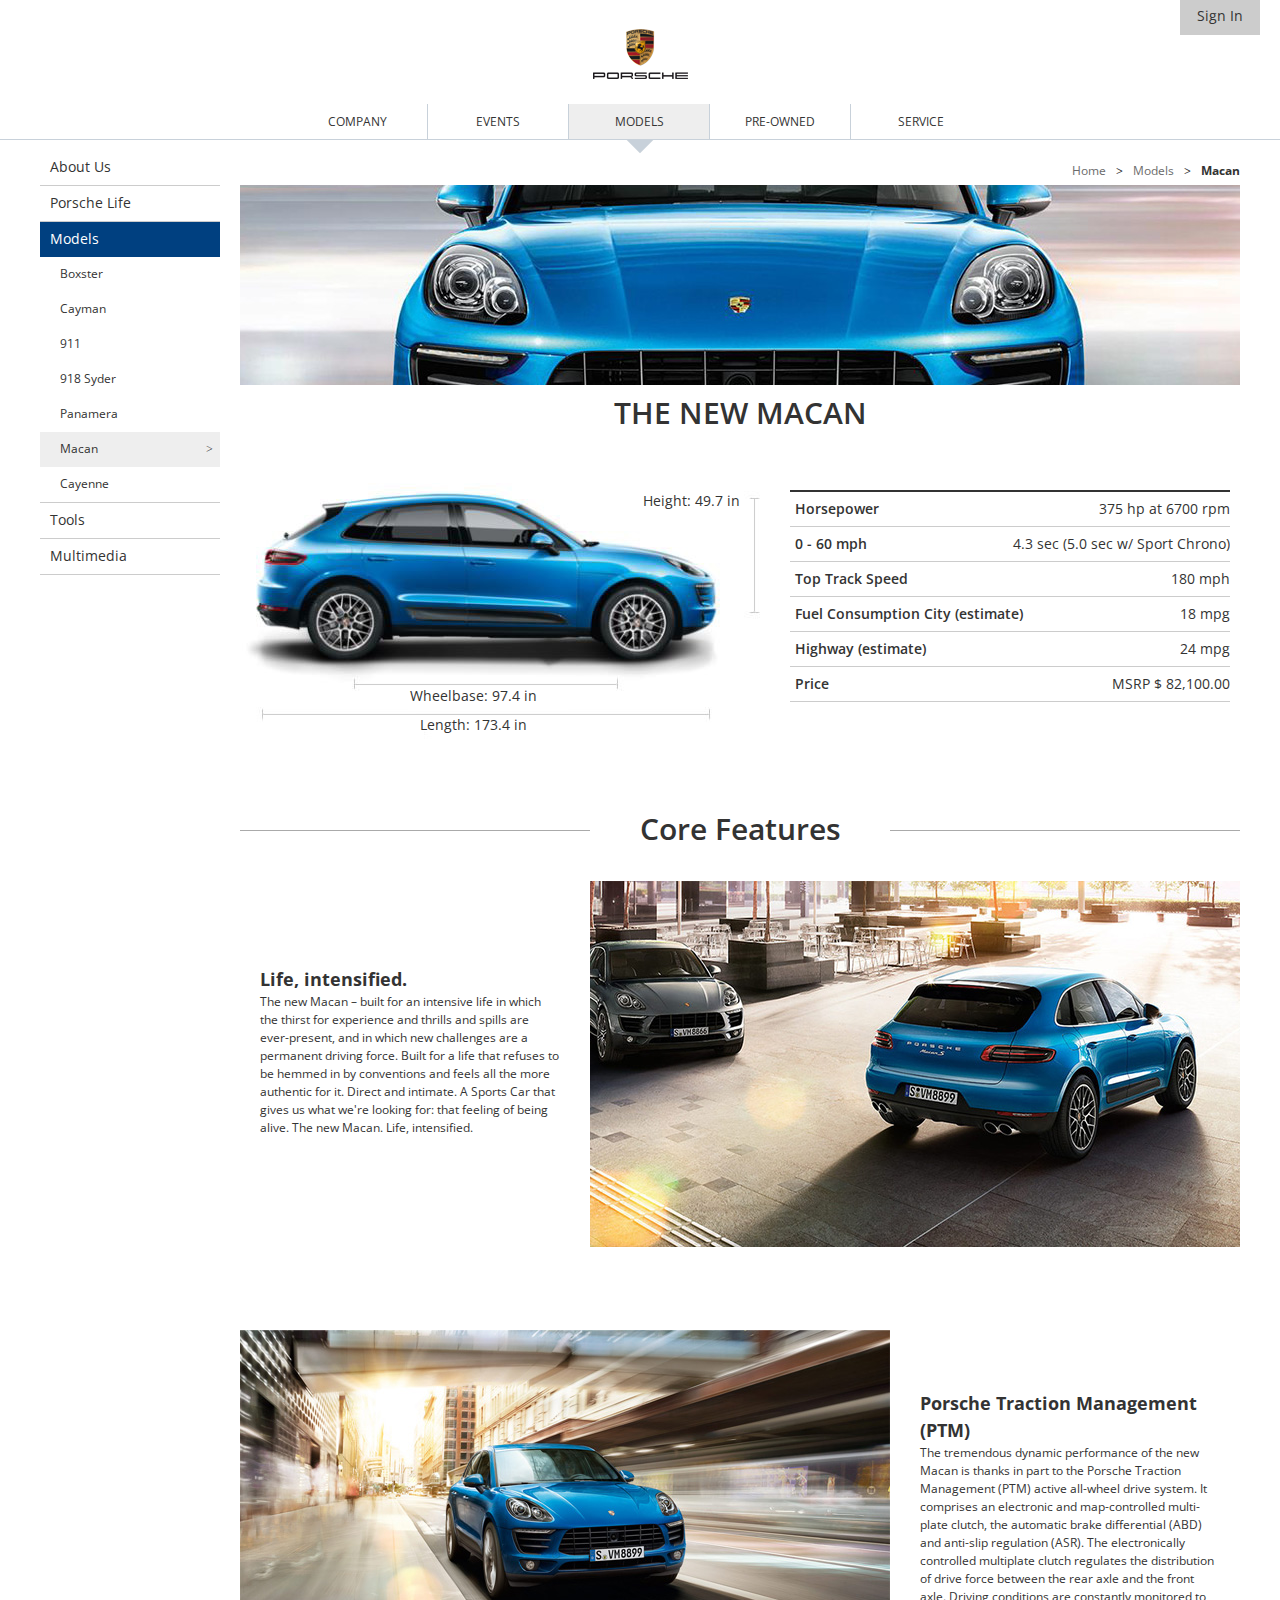
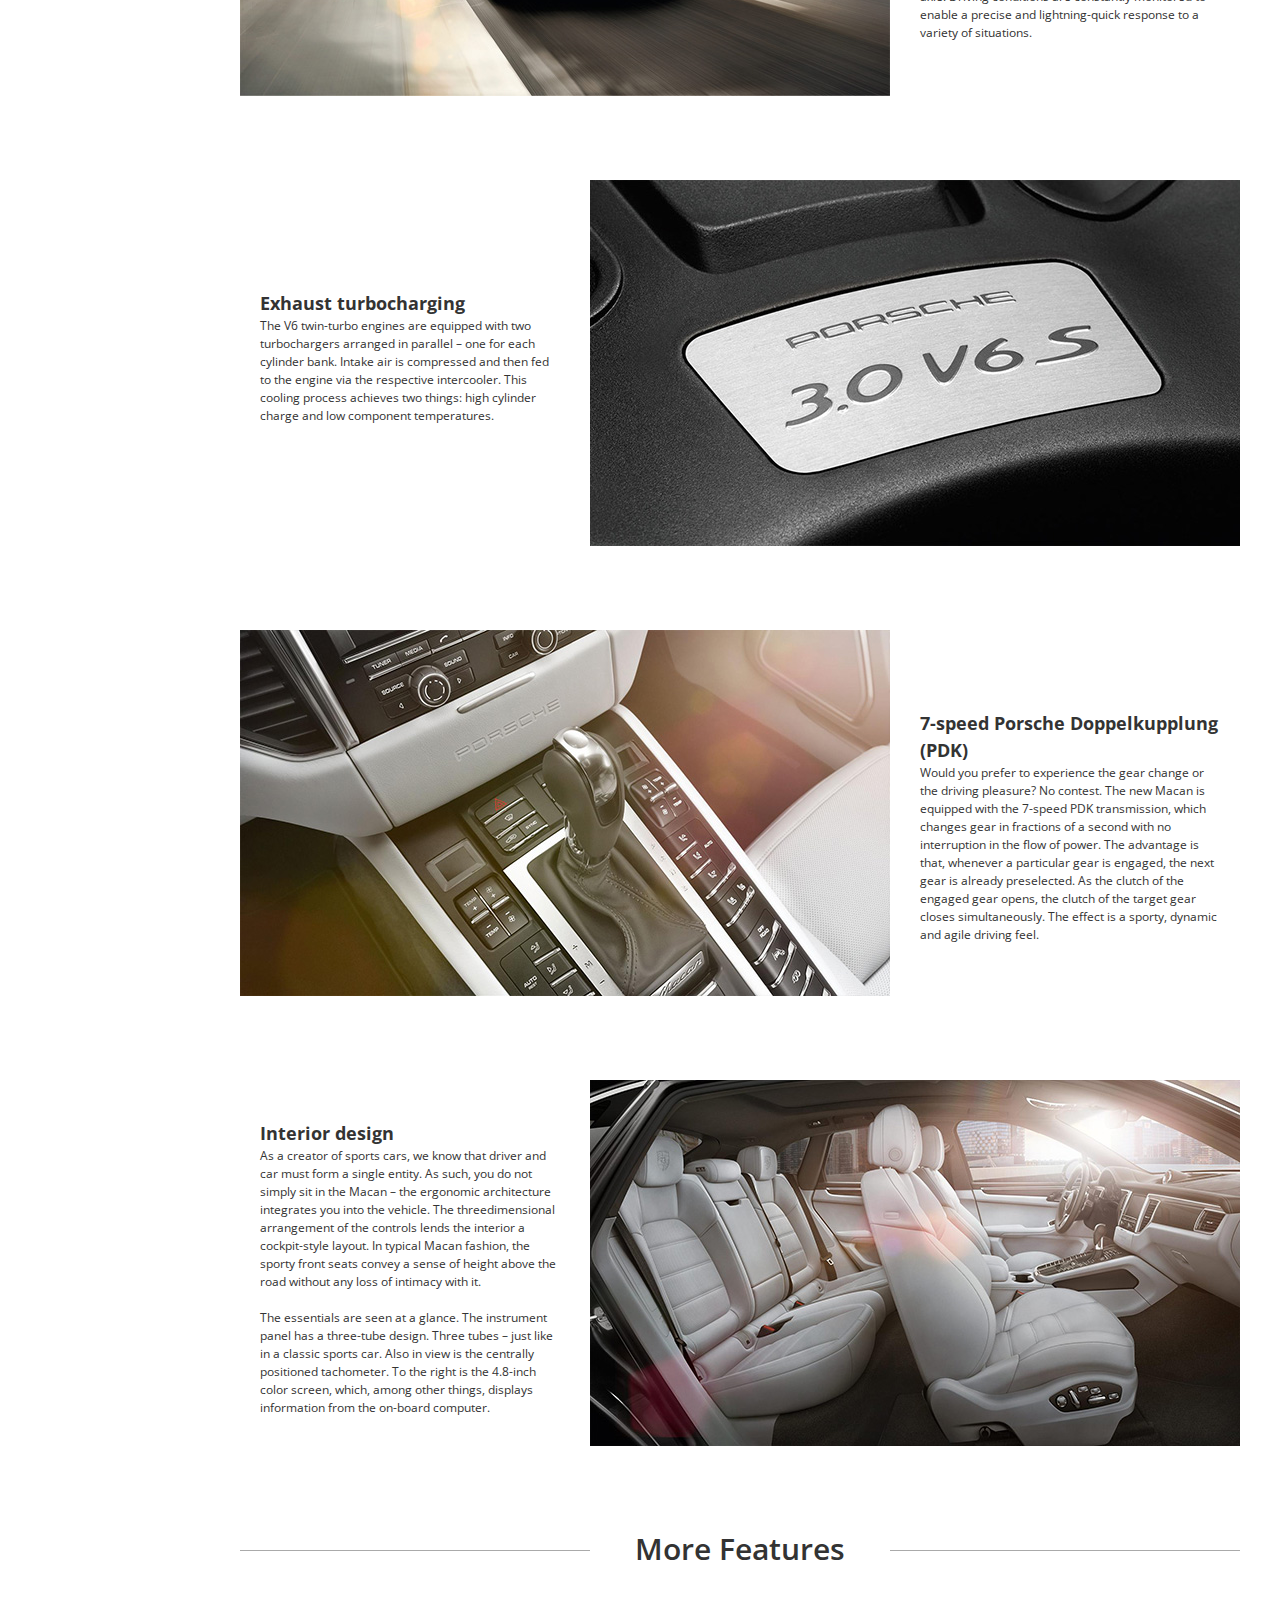
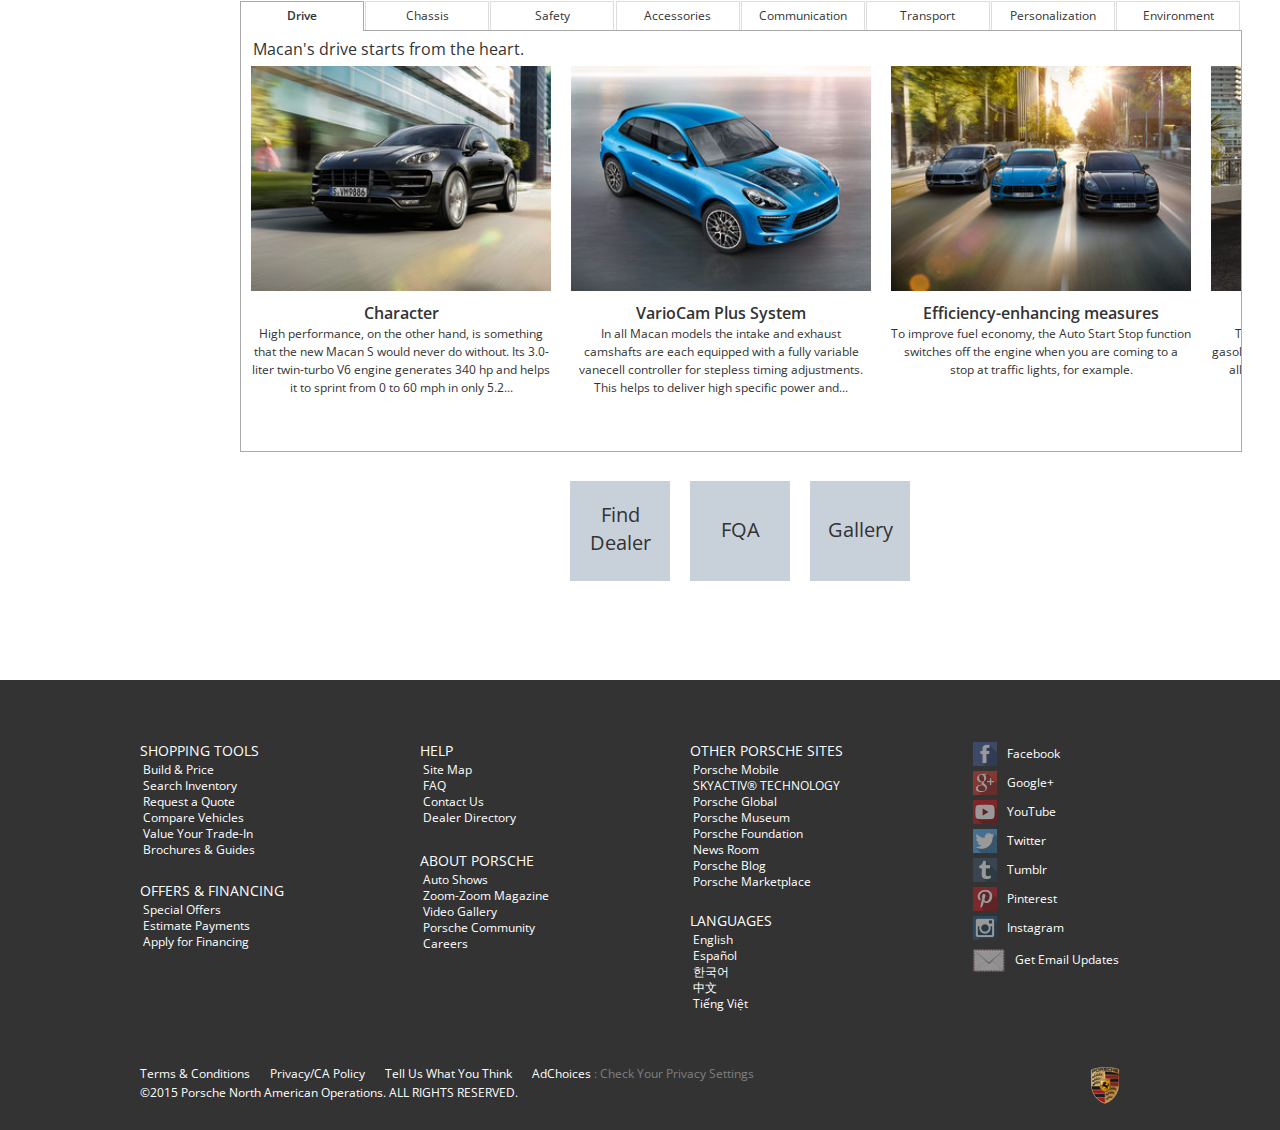
<file: project/01/sub2-2.html>
<!DOCTYPE html>
<html lang="en">
<head>
	<meta charset="utf-8" /> 
	<meta http-equiv="X-UA-Compatible" content="IE=edge,chrome=1">
	<title>CJK Project #1 - Macan</title>
	<meta name="viewport" content="width=1500, initial-scale=1.0">
	<meta name="author" content="Chongjun Kim" />
	<link rel="shortcut icon" href="img/favicon_1.ico">
	<link rel="apple-touch-icon" href="/apple-touch-icon.png">
	<link href='https://fonts.googleapis.com/css?family=Open+Sans' rel='stylesheet' type='text/css'>
	<link href='https://fonts.googleapis.com/css?family=Open+Sans:600' rel='stylesheet' type='text/css'>
	
	<link rel="stylesheet" href="css/import_sub2-2.css" type="text/css"/>
	
	<!--[if lt IE 9]><script src="js/IE9.js"></script><![endif]-->     
	<!--[if lt IE 9]><script src="js/html5.js"></script><![endif]-->
	<script type="text/javascript" src="js/jquery-2.1.4.js"> </script>
	<script type="text/javascript" src="js/jquery-ui.min.js"> </script>
	<script type="text/javascript" src="js/action.js"> </script>
	<script type="text/javascript" src="js/sidenav2-2.js"> </script>
	<script src="js/isotope.pkgd.min.js" ></script>
	
	<style>
		* {margin:0; padding:0; }
		a {text-decoration:none; color:#333; }
		li {list-style:none; }
		
		#menu ul li:nth-child(3) {background: #eee; } 
		#sidebar .sidenav li:nth-child(3) a {background:#004080; color:#fff; }
		#sidebar .sidenav li:nth-child(3) ul li:nth-child(6) a {background:#eee; }
		#sidebar .sidenav li:nth-child(3) ul li:nth-child(6) span {font-family: "candara"; margin-left:105px; }
		
 </style> 
</head>
<body>
	<div id="skipNav" class="hide">
		<a href="#content">본문바로가기</a>
	</div><!-- //skipNav -->
	
	<div id="headerwrap">
		<div id="topmenu">
			<p class="signin"><a href="#topmenu">Sign In</a></p>
			<p class="search">
				<input class="searchBox" type="text" placeholder="Search Engine" />
				<input type="image" src="images/layout/search.png" />
			</p>
			<div class="hot">
				<ul>
					<li>Top Search :</li>
					<li><a href="#topmenu .hot">porsche event</a></li>
					<li><a href="#topmenu .hot">new 911 design</a></li>
					<li><a href="#topmenu .hot">cayenne price</a></li>
					<li><a href="#topmenu .hot">2015 models</a></li>
					<li><a href="#topmenu .hot">find dealer</a></li>
				</ul>
			</div>
			<fieldset>
				<legend class="hide">login</legend>
				<p class="login01">
					<input class="idbox" type="text" placeholder="ID or E-mail" title="Type in your ID or E-mail address here." />
				</p>
				<p class="login02">
					<input class="passbox" type="password" placeholder="Password" title="Type in your password here." />
					<input type="checkbox" id="idcheck" />
					<label for="idcheck">save</label>
				</p>
				<p class="login03"><a href="#topmenu .login03">Create Account</a></p>
			</fieldset>
		</div><!-- //topmenu -->
		<header id="header">
			<div id="menu">
				<h1><a href="index.html"><img src="images/layout/logo.png" alt="PORSCHE LOGO" /></a></h1>
				<ul>
					<li><a href="#">Company</a></li>
					<li><a href="#">Events</a></li>
					<li><a href="sub1.html">Models</a></li>
					<li><a href="#">Pre-Owned</a></li>
					<li><a href="#">Service</a></li>
				</ul>
			</div><!-- //menu -->
			
			<nav id="nav">
				<ul id="gnb">
					<li class="m1 m">
						<ul>
							<li><a href="#gnb .m">CEO</a></li>
							<li><a href="#gnb .m">History</a></li>
							<li><a href="#gnb .m">Brand</a></li>
						</ul>
					</li>
					<li class="m2 m">
						<ul>
							<li><a href="#gnb .m">News &amp; Events</a></li>
							<li><a href="#gnb .m">Maintenance</a></li>
						</ul>
					</li>
					<li class="m3 m">
						<ul>
							<li><a href="sub2-1.html">Boxster</a></li>
							<li><a href="#gnb .m">Cayman</a></li>
							<li><a href="#gnb .m">911</a></li>
							<li><a href="#gnb .m">918 Syder</a></li>
							<li><a href="#gnb .m">Panamera</a></li>
							<li><a href="sub2-2.html">Macan</a></li>
							<li><a href="#gnb .m">Cayenne</a></li>
						</ul>
					</li>
					<li class="m4 m">
						<ul>
							<li><a href="#gnb .m">Store Location</a></li>
							<li><a href="#gnb .m">Dealer Location</a></li>
							<li><a href="#gnb .m">Certified Pre-owned</a></li>
						</ul>
					</li>
					<li class="m5 m">
						<ul>
							<li><a href="#gnb .m">Porsche Exclusive</a></li>
							<li><a href="#gnb .m">Porsche Car Connect</a></li>
							<li><a href="#gnb .m">Porsche Classic</a></li>
							<li><a href="#gnb .m">Financial Service</a></li>
							<li><a href="#gnb .m">Gallery</a></li>
						</ul>
					</li>
				</ul>
			</nav><!-- //nav -->
		</header><!-- //header -->
	</div><!-- //headerwrap -->
	
	<div id="subcontainer">
		<div id="submenu">
			<aside id="sidebar">
				<nav>
					<ul class="sidenav">
						<li class="s">
							<a href="#sidebar .sidenav .s">About Us</a>
							<ul>
								<li><a href="#sidebar .sidenav .s">Company</a></li>
								<li><a href="#sidebar .sidenav .s">History</a></li>
								<li><a href="#sidebar .sidenav .s">CEO Information</a></li>
							</ul>
						</li>
						<li class="s">
							<a href="#sidebar .sidenav .s">Porsche Life</a>
							<ul>
								<li><a href="#sidebar .sidenav .s">News &amp; Events</a></li>
								<li><a href="#sidebar .sidenav .s">Maintenance</a></li>
							</ul>
						</li>
						<li class="s">
							<a href="sub1.html">Models</a>
							<ul>
								<li><a href="sub2-1.html">Boxster</a></li>
								<li><a href="#sidebar .sidenav .s">Cayman</a></li>
								<li><a href="#sidebar .sidenav .s">911</a></li>
								<li><a href="#sidebar .sidenav .s">918 Syder</a></li>
								<li><a href="#sidebar .sidenav .s">Panamera</a></li>
								<li><a href="#sidebar .sidenav .s">Macan <span>&gt;</span></a></li>
								<li><a href="#sidebar .sidenav .s">Cayenne</a></li>
							</ul>
						</li>
						<li class="s">
							<a href="#sidebar .sidenav .s">Tools</a>
							<ul>
								<li><a href="#sidebar .sidenav .s">Build Yourself</a></li>
								<li><a href="#sidebar .sidenav .s">Dealer Location</a></li>
								<li><a href="#sidebar .sidenav .s">Services</a></li>
							</ul>
						</li>
						<li class="s">
							<a href="#sidebar .sidenav .s">Multimedia</a>
							<ul>
								<li><a href="#sidebar .sidenav .s">Porsche Theater</a></li>
								<li><a href="#sidebar .sidenav .s">Gallery</a></li>
							</ul>
						</li>
					</ul>
				</nav>
			</aside><!-- //sidebar -->
		</div><!-- //submenu -->
		
		<section id="content">
			<div class="subnav">
				<ul>
					<li><a href="index.html">Home</a><span>&gt;</span></li>
					<li><a href="sub1.html">Models</a><span>&gt;</span></li>
					<li><em>Macan</em></li>
				</ul>
			</div><!-- //subnav -->
			<div class="submain">
				<p><img src="images/sub2-2/subvisual.jpg" alt="" /></p>
				<section id="model">
					<dl>
						<dt>The New Macan</dt>
						<dd class="model">
							<img src="images/sub2-2/model.jpg" alt="" />
							<p class="model1">Height: 49.7 in</p>
							<p class="model2">Wheelbase: 97.4 in</p>
							<p class="model3">Length: 173.4 in</p>
						</dd>
						<dd class="spec">
							<ul>
								<li><em>Horsepower</em><span>375 hp at 6700 rpm</span></li>
								<li><em>0 - 60 mph</em><span>4.3 sec (5.0 sec w/ Sport Chrono)</span></li>
								<li><em>Top Track Speed</em><span>180 mph</span></li>
								<li><em>Fuel Consumption City (estimate)</em><span>18 mpg</span></li>
								<li><em>Highway (estimate)</em><span>24 mpg</span></li>
								<li><em>Price</em><span>MSRP $ 82,100.00</span></li>
							</ul>
						</dd>
					</dl>
				</section><!-- //spec -->
				<section id="info1">
					<p class="divider">Core Features</p>
					<article>
					<strong>Life, intensified.</strong><br />
The new Macan – built for an intensive life in which the thirst for experience and thrills and spills are ever-present, and in which new challenges are a permanent driving force. Built for a life that refuses to be hemmed in by conventions and feels all the more authentic for it. Direct and intimate. A Sports Car that gives us what we're looking for: that feeling of being alive. The new Macan. Life, intensified. 
					</article>
					<p class="infopic"><img src="images/sub2-2/pic1.jpg" alt="" /></p>
				</section><!-- //info1 -->
				<section id="info2">
					<article>
					<strong>Porsche Traction Management (PTM)</strong><br />
The tremendous dynamic performance of the new Macan is thanks in part to the Porsche Traction Management (PTM) active all-wheel drive system. It comprises an electronic and map-controlled multi-plate clutch, the automatic brake differential (ABD) and anti-slip regulation (ASR). The electronically controlled multiplate clutch regulates the distribution of drive force between the rear axle and the front axle. Driving conditions are constantly monitored to enable a precise and lightning-quick response to a variety of situations.
					</article>
					<p class="infopic"><img src="images/sub2-2/pic2.jpg" alt="" /></p>
				</section><!-- //info2 -->
				<section id="info3">
					<article>
					<strong>Exhaust turbocharging</strong><br />
The V6 twin-turbo engines are equipped with two turbochargers arranged in parallel – one for each cylinder bank. Intake air is compressed and then fed to the engine via the respective intercooler. This cooling process achieves two things: high cylinder charge and low component temperatures.
					</article>
					<p class="infopic"><img src="images/sub2-2/pic3.jpg" alt="" /></p>
				</section><!-- //info3 -->
				<section id="info4">
					<article>
					<strong>7-speed Porsche Doppelkupplung (PDK)</strong><br />
Would you prefer to experience the gear change or the driving pleasure? No contest. The new Macan is equipped with the 7-speed PDK transmission, which changes gear in fractions of a second with no interruption in the flow of power. The advantage is that, whenever a particular gear is engaged, the next gear is already preselected. As the clutch of the engaged gear opens, the clutch of the target gear closes simultaneously. The effect is a sporty, dynamic and agile driving feel.
					</article>
					<p class="infopic"><img src="images/sub2-2/pic4.jpg" alt="" /></p>
				</section><!-- //info4 -->
				<section id="info5">
					<article>
					<strong>Interior design</strong><br />
As a creator of sports cars, we know that driver and car must form a single entity. As such, you do not simply sit in the Macan – the ergonomic architecture integrates you into the vehicle. The threedimensional arrangement of the controls lends the interior a cockpit-style layout. In typical Macan fashion, the sporty front seats convey a sense of height above the road without any loss of intimacy with it.<br />
<br />
The essentials are seen at a glance. The instrument panel has a three-tube design. Three tubes – just like in a classic sports car. Also in view is the centrally positioned tachometer. To the right is the 4.8-inch color screen, which, among other things, displays information from the on-board computer.
					</article>
					<p class="infopic"><img src="images/sub2-2/pic5.jpg" alt="" /></p>
				</section><!-- //info5 -->
				<section id="info6">
					<p class="divider">More Features</p>
					<div class="tabmenu n">
						<ul class="tab">
							<li class="on"><span>Drive</span></li>
							<li><span>Chassis</span></li>
							<li><span>Safety</span></li>
							<li><span>Accessories</span></li>
							<li><span>Communication</span></li>
							<li><span>Transport</span></li>
							<li><span>Personalization</span></li>
							<li><span>Environment</span></li>
						</ul>
						<div style="display:block;">
							<dl class="text1">
								<dt>Macan's drive starts from the heart.</dt>
								<dd>
									<a href="#info6 .tabmenu .tab li"><img src="images/sub2-2/1-0.jpg" alt="" style="width: 300px; "/>
									<em>Character</em><br />
									High performance, on the other hand, is something that the new Macan S would never do without. Its 3.0-liter twin-turbo V6 engine generates 340 hp and helps it to sprint from 0 to 60 mph in only 5.2...
									</a>
								</dd>
								<dd>
									<a href="#info6 .tabmenu .tab li"><img src="images/sub2-2/1-2.jpg" alt="" style="width: 300px; "/>
									<em>VarioCam Plus System</em><br />
In all Macan models the intake and exhaust camshafts are each equipped with a fully variable vanecell controller for stepless timing adjustments. This helps to deliver high specific power and...
									</a>
								</dd>
								<dd>
									<a href="#info6 .tabmenu .tab li"><img src="images/sub2-2/1-3.jpg" alt="" style="width: 300px; "/>
									<em>Efficiency-enhancing measures</em><br />
To improve fuel economy, the Auto Start Stop function switches off the engine when you are coming to a stop at traffic lights, for example.
									</a>
								</dd>
								<dd>
									<a href="#info6 .tabmenu .tab li"><img src="images/sub2-2/1-4.jpg" alt="" style="width: 300px; "/>
									<em>Oil supply</em><br />
The integrated dry-sump lubrication of the V6 gasoline engines guarantees a reliable supply of oil in all driving situations. The oil reservoir is located directly inside the engine, which saves on...
									</a>
								</dd>
								<dd>
									<a href="#info6 .tabmenu .tab li"><img src="images/sub2-2/1-5.jpg" alt="" style="width: 300px; "/>
									<em>Sport Button</em><br />
The SPORT button, which is fitted as standard, enables you to select a setup that favors either comfort or sporty performance. At the push of a button, the electronic engine management system...
									</a>
								</dd>
								<dd>
									<a href="#info6 .tabmenu .tab li"><img src="images/sub2-2/1-6.jpg" alt="" style="width: 300px; "/>
									<em>Sport tailpipes</em><br />
Sport tailpipes are available for your Macan on request. The twin dual-tube tailpipes are specially designed and feature a highly polished chrome-plated stainless steel finish, also...
									</a>
								</dd>
								<dd>
									<a href="#info6 .tabmenu .tab li"><img src="images/sub2-2/1-7.jpg" alt="" style="width: 300px; "/>
									<em>Sport exhaust system</em><br />
The optional sport exhaust system delivers an even more resonant sound. The chromium-plated sport tailpipes – available in a choice of silver color or black – are a treat for both...
									</a>
								</dd>
								<dd>
									<a href="#info6 .tabmenu .tab li"><img src="images/sub2-2/1-8.jpg" alt="" style="width: 300px; "/>
									<em>Exterior design</em><br />
The face alone of the new Macan lays bare the dominant sporty genes of its hereditary line. The characteristic headlights are integrated in the bonnet. The large, imposing air intakes of the front...
									</a>
								</dd>
								<dd>
									<a href="#info6 .tabmenu .tab li"><img src="images/sub2-2/1-1.jpg" alt="" style="width: 300px; "/>
									<em>Macan Principle</em><br />
Let's begin at the heart. All engines are characterized not only by their impressive performance and high efficiency but, above all, by the typical resonance of their sound. The power of the new...
									</a>
								</dd>
							</dl>
						</div>
						<div>
							<dl class="text2">
								<dt>Macan offers various suspension boost like no other.</dt>
								<dd>
									<a href="#info6 .tabmenu .tab li"><img src="images/sub2-2/2-1.jpg" alt="" style="width: 300px; "/>
									<em>Air suspension</em><br />
For a high level of comfort and tremendous dynamic performance, you have the option of an air suspension including PASM. With this setup, the car is 15 mm lower than with the steel spring suspension....
									</a>
								</dd>
								<dd>
									<a href="#info6 .tabmenu .tab li"><img src="images/sub2-2/2-2.jpg" alt="" style="width: 300px; "/>
									<em>Steel spring suspension</em><br />
The steel spring suspension is standard in all new Macan models. Not only does it fulfil exacting requirements for performance and driving pleasure, it contributes to enhanced driving dynamics, lower...
									</a>
								</dd>
								<dd>
									<a href="#info6 .tabmenu .tab li"><img src="images/sub2-2/2-3.jpg" alt="" style="width: 300px; "/>
									<em>Porsche Active Suspension Management (PASM)</em><br />
PASM is an electronic damping control system. It actively and continuously adjusts damping force based on current road conditions and driving style.
									</a>
								</dd>
								<dd>
									<a href="#info6 .tabmenu .tab li"><img src="images/sub2-2/2-4.jpg" alt="" style="width: 300px; "/>
									<em>Steering and Power steering Plus</em><br />
The steering has been engineered for sporty and immediate handling. The tuning of the electromechanical steering system is what makes the Macan models so extraordinarily agile.
									</a>
								</dd>
								<dd>
									<a href="#info6 .tabmenu .tab li"><img src="images/sub2-2/2-5.jpg" alt="" style="width: 300px; "/>
									<em>OFF-ROAD button</em><br />
Would you like to try roads that aren't actually there? A button on the center console sets your Macan to OFF-ROAD mode. All relevant systems switch to a traction-optimized program for...
									</a>
								</dd>
								<dd>
									<a href="#info6 .tabmenu .tab li"><img src="images/sub2-2/2-6.jpg" alt="" style="width: 300px; "/>
									<em>Porsche Torque Vectoring Plus <br />(PTV Plus)</em><br />
Sports car makers adore corners. With our technologies, we are forever fanning the flames of the relationship. PTV Plus is an optional system for enhancing both driving dynamics and stability.
									</a>
								</dd>
								<dd>
									<a href="#info6 .tabmenu .tab li"><img src="images/sub2-2/2-7.jpg" alt="" style="width: 300px; "/>
									<em>Sport Chrono Package</em><br />
The Sport Chrono Package adds a stopwatch with an analog and a digital display to the cockpit. The performance display in PCM lets you view a range of driving stats, including your total driving time...
									</a>
								</dd>
								<dd>
									<a href="#info6 .tabmenu .tab li"><img src="images/sub2-2/2-8.jpg" alt="" style="width: 300px; "/>
									<em>Wheels and Tire Pressure <br />Monitoring System (TPMS)</em><br />
As with any genuine sports car, the Macan is equipped with wider tires at the rear – just like the 911. The visual impact is not the only effect: the larger footprint at the rear...
									</a>
								</dd>
							</dl>
						</div>
						<div>
							<dl class="text3">
								<dt>Macan's safety systems are constructed to give the most satisfaction.</dt>
								<dd>
									<a href="#info6 .tabmenu .tab li"><img src="images/sub2-2/3-1.jpg" alt="" style="width: 300px; "/>
									<em>Braking system</em><br />
At Porsche, we also set ourselves high standards for braking performance. So it goes without saying that our brake systems are super-sized and adapted to the high power output of the engine.
									</a>
								</dd>
								<dd>
									<a href="#info6 .tabmenu .tab li"><img src="images/sub2-2/3-2.jpg" alt="" style="width: 300px; "/>
									<em>Lighting concept</em><br />
The Bi-Xenon™ headlights feature automatic and dynamic range control, which provides uniform illumination of the road whether low or...
									</a>
								</dd>
								<dd>
									<a href="#info6 .tabmenu .tab li"><img src="images/sub2-2/3-3.jpg" alt="" style="width: 300px; "/>
									<em>Porsche Stability Management (PSM)</em><br />
PSM is an electronic control system that maintains stability – and increases driving safety – even at the limits of sporty performance.
									</a>
								</dd>
								<dd>
									<a href="#info6 .tabmenu .tab li"><img src="images/sub2-2/3-4.jpg" alt="" style="width: 300px; "/>
									<em>Airbags</em><br />
All Macan models are equipped, as standard, with full-size airbags for the driver and front passenger. These are supplemented by the Porsche Side Impact Protection System (POSIP).
									</a>
								</dd>
								<dd>
									<a href="#info6 .tabmenu .tab li"><img src="images/sub2-2/3-5.jpg" alt="" style="width: 300px; "/>
									<em>Engineered body design</em><br />
The use of ultra- and super-high-strength steels makes a crucial contribution to safety and, at the same time, purposefully encapsulates the principle of lightweight construction.
									</a>
								</dd>
							</dl>
						</div>
						<div>
							<dl class="text4">
								<dt>There are more than enough options to keep you satisfied.</dt>
								<dd>
									<a href="#info6 .tabmenu .tab li"><img src="images/sub2-2/4-1.jpg" alt="" style="width: 300px; "/>
									<em>Porsche Car Connect (PCC)</em><br />
The connection with a Porsche is usually very strong. Even when you are not sitting in it. Porsche Car Connect allows you to access various vehicle data by smartphone and also to externally control...
									</a>
								</dd>
								<dd>
									<a href="#info6 .tabmenu .tab li"><img src="images/sub2-2/4-2.jpg" alt="" style="width: 300px; "/>
									<em>Interior</em><br />
Five doors. Five seats. Excellent everyday practicality – and an elevated sitting position. That's what you can expect of an SUV. Now let's consider what you can expect of a Porsche: sports car...
									</a>
								</dd>
								<dd>
									<a href="#info6 .tabmenu .tab li"><img src="images/sub2-2/4-3.jpg" alt="" style="width: 300px; "/>
									<em>Seats</em><br />
The Adaptive Sport seats with comfort memory package combine ultimate seating comfort with racing-style support. Their side bolsters are...
									</a>
								</dd>
								<dd>
									<a href="#info6 .tabmenu .tab li"><img src="images/sub2-2/4-4.jpg" alt="" style="width: 300px; "/>
									<em>Climate control</em><br />
The Macan models are equipped, as standard, with automatic climate control featuring separate temperature and air flow settings for driver and front passenger as...
									</a>
								</dd>
								<dd>
									<a href="#info6 .tabmenu .tab li"><img src="images/sub2-2/4-5.jpg" alt="" style="width: 300px; "/>
									<em>Porsche Active Safe (PAS)</em><br />
This system regulates the speed of your vehicle in line with the speed of the vehicle in front and brakes your vehicle automatically – if necessary, even down to a halt. As soon as the road ahead...
									</a>
								</dd>
								<dd>
									<a href="#info6 .tabmenu .tab li"><img src="images/sub2-2/4-6.jpg" alt="" style="width: 300px; "/>
									<em>Assistance systems<br />(PTV Plus)</em><br />
Lane Change Assist monitors the areas to the rear of the vehicle and the blind spots on either side. Between 19 and 155 mph, the system issues a visual warning signal in the...
									</a>
								</dd>
								<dd>
									<a href="#info6 .tabmenu .tab li"><img src="images/sub2-2/4-7.jpg" alt="" style="width: 300px; "/>
									<em>Panoramic roof system</em><br />
The panoramic roof system is a good square meter in size and comprises two large glass panels. Even when closed, it lives up to its name, letting you enjoy a generous panoramic view – but keeping you...
									</a>
								</dd>
								<dd>
									<a href="#info6 .tabmenu .tab li"><img src="images/sub2-2/4-8.jpg" alt="" style="width: 300px; "/>
									<em>Additional Features<br />Monitoring System (TPMS)</em><br />
Privacy glazing : The dark-tinted privacy glazing provides additional privacy in the rear compartment.<br />

Thermally/noise insulated glass : All models also feature a grey toptint on the windshield.<br />
									</a>
								</dd>
							</dl>
						</div>
						<div>
							<dl class="text5">
								<dt>Macan's safety systems are constructed to give the most satisfaction.</dt>
								<dd>
									<a href="#info6 .tabmenu .tab li"><img src="images/sub2-2/5-1.jpg" alt="" style="width: 300px; "/>
									<em>Porsche Communication Management (PCM)</em><br />
PCM is your central information and communication system. It is powerful and multifunctional, yet easy to operate.
									</a>
								</dd>
								<dd>
									<a href="#info6 .tabmenu .tab li"><img src="images/sub2-2/5-2.jpg" alt="" style="width: 300px; "/>
									<em>CDR Plus audio system</em><br />
The CDR Plus audio system is equipped with a high-resolution 7-inch color touchscreen, giving you quick and easy access to the most important functions and menus.
									</a>
								</dd>
								<dd>
									<a href="#info6 .tabmenu .tab li"><img src="images/sub2-2/5-3.jpg" alt="" style="width: 300px; "/>
									<em>Burmester® High-End Surround Sound System</em><br />
As a creator of sports cars, we love to push boundaries – sound barriers included. This is demonstrated perfectly by the Burmester® High-End Surround Sound System, which has been optimally...
									</a>
								</dd>
								<dd>
									<a href="#info6 .tabmenu .tab li"><img src="images/sub2-2/5-4.jpg" alt="" style="width: 300px; "/>
									<em>BOSE® Surround Sound System</em><br />
The BOSE® Surround Sound System is compatible with Porsche Communication Management (PCM) as well as the CDR Plus audio system. The system has been optimally tuned for the models in the Macan range. A...

									</a>
								</dd>
								<dd>
									<a href="#info6 .tabmenu .tab li"><img src="images/sub2-2/5-5.jpg" alt="" style="width: 300px; "/>
									<em>Additional communication systems</em><br />
The optional quadband GSM telephone module offers convenience and excellent reception. With a SIM card inserted directly into PCM’s integral SIM card reader, calls can be made using...
									</a>
								</dd>
							</dl>
						</div>
						<div>
							<dl class="text6">
								<dt>Macan can handle many things that you would not have imagined.</dt>
								<dd>
									<a href="#info6 .tabmenu .tab li"><img src="images/sub2-2/6-1.jpg" alt="" style="width: 300px; "/>
									<em>Luggage</em><br />
The large luggage compartment of the new Macan models is prepared for a wide variety of uses and boasts a capacity of 17.7 cu. ft.. A storage compartment to the side offers additional space.
									</a>
								</dd>
								<dd>
									<a href="#info6 .tabmenu .tab li"><img src="images/sub2-2/6-2.jpg" alt="" style="width: 300px; "/>
									<em>Roof transport system</em><br />
These high-quality roof rails are available in aluminum or with a black painted finish. They blend harmoniously into the vehicle's dynamic design. Roof rails are a prerequisite for...
									</a>
								</dd>
								<dd>
									<a href="#info6 .tabmenu .tab li"><img src="images/sub2-2/6-3.jpg" alt="" style="width: 300px; "/>
									<em>Trailer hitch without tow ball</em><br />
The Macan is quite simply the most versatile vehicle we have ever built. This includes the capability of being used as a tow vehicle. An optional Towing Package includes a trailer receiver without tow...

									</a>
								</dd>
							</dl>
						</div>
						<div>
							<dl class="text7">
								<dt>Personalize your Macan just the way you want it.</dt>
								<dd>
									<a href="#info6 .tabmenu .tab li"><img src="images/sub2-2/7-1.jpg" alt="" style="width: 300px; "/>
									<em>Porsche Exclusive</em><br />
A Porsche as individual as your own fingerprint. This is the promise delivered by Porsche Exclusive. Our challenge: To create the vehicle you desire, according to your wishes. Both visually and...

									</a>
								</dd>
							</dl>
						</div>
						<div>
							<dl class="text8">
								<dt>Macan is set not only for the environment but also for you.</dt>
								<dd>
									<a href="#info6 .tabmenu .tab li"><img src="images/sub2-2/8-1.jpg" alt="" style="width: 300px; "/>
									<em>Exhaust emission control</em><br />
The basic premise of any Porsche is power. It's been that way ever since 1948. But there has always been another principle: efficiency. Again, since 1948. We remain committed to both, and...
									</a>
								</dd>
								<dd>
									<a href="#info6 .tabmenu .tab li"><img src="images/sub2-2/8-2.jpg" alt="" style="width: 300px; "/>
									<em>Fuel system</em><br />
Doing more with comparatively less – another philosophy that the new Macan models live and breathe. The gasoline models are designed to operate on fuels with an ethanol...
									</a>
								</dd>
								<dd>
									<a href="#info6 .tabmenu .tab li"><img src="images/sub2-2/8-3.jpg" alt="" style="width: 300px; "/>
									<em>Noise reduction</em><br />
The characteristic Porsche sound may drive our passion, but acoustics is yet another area in which we continuously strive for optimization. Stiff components and lightweight, temperature-stable...

									</a>
								</dd>
								<dd>
									<a href="#info6 .tabmenu .tab li"><img src="images/sub2-2/8-4.jpg" alt="" style="width: 300px; "/>
									<em>Materials and recycling</em><br />
Long-life and hard-wearing materials reduce maintenance items to a minimum. At the time of an oil filter change, for example, only the recycling-friendly paper insert needs to be exchanged...
									</a>
								</dd>
							</dl>
						</div>
					</div><!-- //tabmenu -->	
					<ul>
						<li class="more1"><a href="#tabmenu">Find Dealer</a></li>
						<li class="more2"><a href="#tabmenu">FQA</a></li>
						<li class="more3"><a href="#tabmenu">Gallery</a></li>
					</ul>
				</section><!-- //info6 -->
			</div><!-- //submain -->
		</section><!-- //content -->
	</div><!-- //subcontainer -->
	
	<div id="footerwrap">
		<footer id="footer">
			<ul>
				<li class="fg">
					<span>Shopping Tools</span>
					<ul>
						<li><a href="#footer">Build &amp; Price</a></li>
						<li><a href="#footer">Search Inventory</a></li>
						<li><a href="#footer">Request a Quote</a></li>
						<li><a href="#footer">Compare Vehicles</a></li>
						<li><a href="#footer">Value Your Trade-In</a></li>
						<li><a href="#footer">Brochures &amp; Guides</a></li>
					</ul>
				</li>
				<li class="fg">
					<span>Offers &amp; Financing</span>
					<ul>
						<li><a href="#footer">Special Offers</a></li>
						<li><a href="#footer">Estimate Payments</a></li>
						<li><a href="#footer">Apply for Financing </a></li>
					</ul>
				</li>
				<li class="fg">
					<span>Help</span>
					<ul>
						<li><a href="#footer">Site Map</a></li>
						<li><a href="#footer">FAQ</a></li>
						<li><a href="#footer">Contact Us</a></li>
						<li><a href="#footer">Dealer Directory</a></li>
					</ul>
				</li>
				<li class="fg">
					<span>About Porsche</span>
					<ul>
						<li><a href="#footer">Auto Shows</a></li>
						<li><a href="#footer">Zoom-Zoom Magazine</a></li>
						<li><a href="#footer">Video Gallery</a></li>
						<li><a href="#footer">Porsche Community</a></li>
						<li><a href="#footer">Careers</a></li>
					</ul>
				</li>
				<li class="fg">
					<span>Other Porsche Sites</span>
					<ul>
						<li><a href="#footer">Porsche Mobile</a></li>
						<li><a href="#footer">SKYACTIV® TECHNOLOGY</a></li>
						<li><a href="#footer">Porsche Global</a></li>
						<li><a href="#footer">Porsche Museum</a></li>
						<li><a href="#footer">Porsche Foundation</a></li>
						<li><a href="#footer">News Room</a></li>
						<li><a href="#footer">Porsche Blog</a></li>
						<li><a href="#footer">Porsche Marketplace</a></li>
					</ul>
				</li>
				<li class="fg">
					<span>Languages</span>
					<ul>
						<li><a href="#footer">English</a></li>
						<li><a href="#footer">Español</a></li>
						<li><a href="#footer">한국어</a></li>
						<li><a href="#footer">中文</a></li>
						<li><a href="#footer">Tiếng Việt</a></li>
					</ul>
				</li>
				<li class="fg sns">
					<ul>
						<li><a href="#footer"><img src="images/layout/facebook.png" alt="" />Facebook</a></li>
						<li><a href="#footer"><img src="images/layout/google.png" alt="" />Google+</a></li>
						<li><a href="#footer"><img src="images/layout/youtube.png" alt="" />YouTube</a></li>
						<li><a href="#footer"><img src="images/layout/twitter.png" alt="" />Twitter</a></li>
						<li><a href="#footer"><img src="images/layout/tumblr.png" alt="" />Tumblr</a></li>
						<li><a href="#footer"><img src="images/layout/pinterest.png" alt="" />Pinterest</a></li>
						<li><a href="#footer"><img src="images/layout/instagram.png" alt="" />Instagram</a></li>
						<li><a href="#footer"><img src="images/layout/email.png" alt="" />Get Email Updates</a></li>
					</ul>
				</li>
			</ul>
		<div class="address">
			<ul>
				<li><a href="#footer .address">Terms &amp; Conditions </a></li>
				<li><a href="#footer .address">Privacy/CA Policy</a></li>
				<li><a href="#footer .address">Tell Us What You Think</a></li>
				<li><a href="#footer .address">AdChoices</a><span> : Check Your Privacy Settings</span></li>
			</ul>
			<p>©2015 Porsche North American Operations. ALL RIGHTS RESERVED.</p>
			<h1><a href="#"><img src="images/layout/logob.png" alt="PORSCHE LOGO" /></a></h1>
		</div><!-- //address -->
		</footer>
	</div><!-- //footerwrap -->
</body>
</html>
</file>
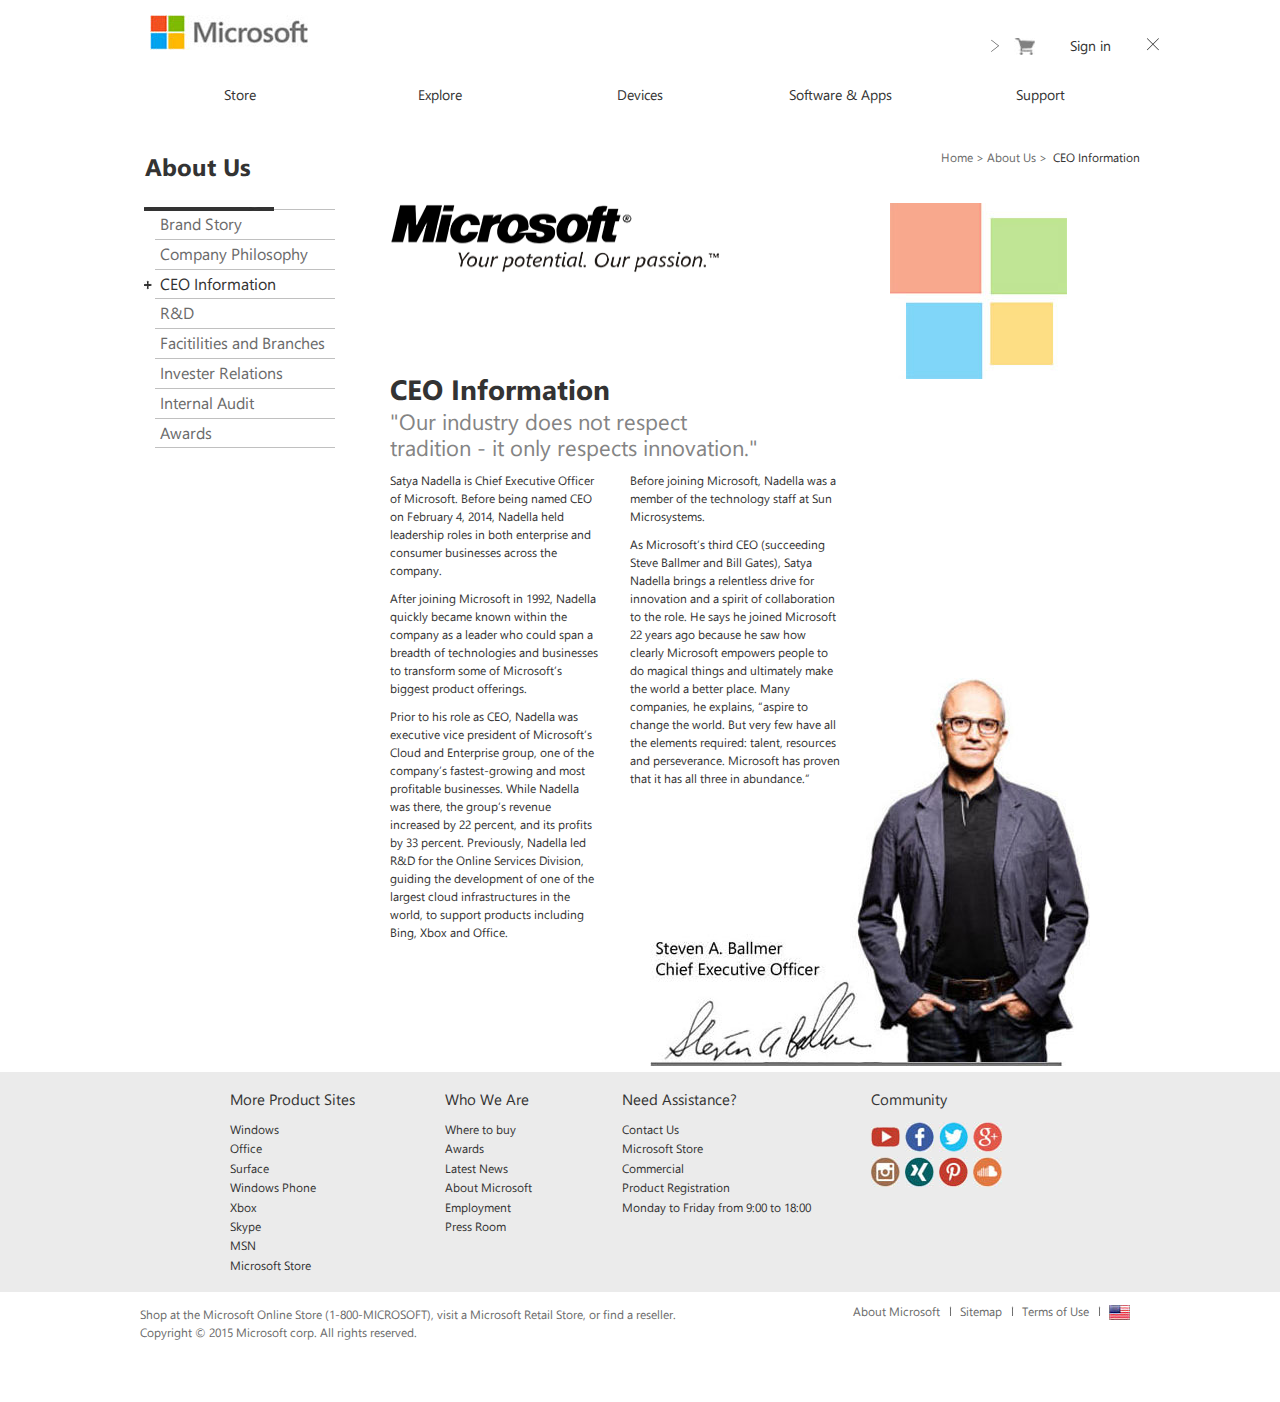
<file: project/03/sub1.html>
<!DOCTYPE html>
<html lang="en">
<head>
	<meta charset="utf-8" /> 
	<meta http-equiv="X-UA-Compatible" content="IE=edge,chrome=1">
	<title>CJK Project #3 - CEO Information</title>
	<meta name="viewport" content="width=1500; initial-scale=1.0">
	<meta name="author" content="Chongjun Kim" />
	<link rel="shortcut icon" href="img/favicon_1.ico">
	<link rel="apple-touch-icon" href="/apple-touch-icon.png">
	
	<link rel="stylesheet" href="css/subimport.css" type="text/css"/>
	
	<!--[if lt IE 9]><script src="js/IE9.js"></script><![endif]-->     
	<!--[if lt IE 9]><script src="js/html5.js"></script><![endif]-->
	<script type="text/javascript" src="js/jquery.js"> </script>
	<script type="text/javascript" src="js/jquery-ui.min.js"> </script>
	<script type="text/javascript" src="js/action.js"> </script>
	
	<style>
		* {margin:0; padding:0; }
		a {text-decoration:none; color:#333; }
		li {list-style:none; }
 	</style>
</head>
<body>
	<div id="skipNav" class="hide">
		<a href="#content">skip</a>
	</div><!-- //skipNav -->
	
	<div id="headerwrap">
		<header id="header">
			<h1><a href="index.html"><img src="images/layout/logo.jpg" alt="MICROSOFT LOGO" /></a></h1>
			<dl class="topmenu">
				<dt class="hide"></dt>
				<dd><a href="#"><img src="images/layout/cart.jpg" alt="CART" /></a></dd>
				<dd><a href="#">Sign in</a></dd>
			</dl>
			
			<p id="close"><img src="images/layout/close.png" alt="close" /></p>
			
			<nav id="nav">
				<ul id="gnb">
					<li class="m1 m">
						<a href="#">Store</a>
						<ul>
							<li><a href="#">Microsoft Store</a></li>
							<li><a href="#">Smart Phones</a></li>
							<li><a href="#">Xbox 360 &amp; One</a></li>
						</ul>
					</li>
					<li class="m2 m">
						<a href="#">Explore</a>
						<ul>
							<li><a href="#">About Microsoft</a></li>
							<li><a href="sub1.html">CEO Information</a></li>
						</ul>
					</li>
					<li class="m3 m">
						<a href="#">Devices</a>
						<ul>
							<li><a href="#">Surface Notebooks</a></li>
							<li><a href="#">Home Desktops</a></li>
							<li><a href="#">Office Workstations</a></li>
							<li><a href="#">MS Exclusive Moniters</a></li>
						</ul>
					</li>
					<li class="m4 m">
						<a href="#">Software &amp; Apps</a>
						<ul>
							<li><a href="#">Microsoft Office 2015</a></li>
							<li><a href="#">Windows Explorer 11</a></li>
							<li><a href="#">Windows Media &amp; Entertainment</a></li>
						</ul>
					</li>
					<li class="m5 m">
						<a href="#">Support</a>
						<ul>
							<li><a href="#">Contact Us</a></li>
							<li><a href="#">Registeration</a></li>
							<li><a href="#">FQA</a></li>
						</ul>
					</li>
				</ul>
			</nav>
		</header>
	</div><!-- //headerwrap -->
	
	<div id="members">
		<fieldset class="login">
			<legend class="hide">login</legend>
			<p class="login01">
				<input class="idbox" type="text" placeholder="ID or E-mail" title="Type in your ID or E-mail address here." />
			</p>
			<p class="login02">
				<input class="passbox" type="password" placeholder="Password" title="Type in your password here." />
			</p>
			<p class="login03">
				<label for="idcheck">Save Password</label>
				<input type="checkbox" id="idcheck" />
			</p>
			<p class="login04"><a href="#">Login<br />
				<span>Check your status and updates.</span>
			</a></p>
			<p class="login05"><a href="#">Join Us!!<br />
				<span>This is your change to sign up for... <br /><br />exclusive promotions and coupons <br />where you can get nowhere else!</span></a>
			</p>
			<p class="login06">
				<img src="images/layout/welcome.jpg" alt="Welcome" />
			</p>
		</fieldset>
	</div>
		
	<div id="members_cart">
		<div class="cart">
			<ul>
				<li class="closecart"><img src="images/layout/arrow1.png" alt="close" /></li>
				<li class="cart1">Cart<span>0</span></li>
				<li class="cart2">Wishlist<span>0</span></li>
				<li><a href="#">My Products</a></li>
			</ul>
			<ul class="mycart">
				<li><strong>My Cart</strong></li>
				<li>Currently listed : </li>
				<li><em>0</em>Item(s)</li>
				<li>Edit list</li>
				<li><img src="images/layout/between.jpg" alt="" /></li>
				<li>Empty</li>
				<li>Checkout</li>
			</ul>
			<ul class="wishlist">
				<li><strong>Wishlist</strong></li>
				<li>Currently listed : </li>
				<li><em>0</em>Item(s)</li>
				<li>Edit list</li>
				<li><img src="images/layout/between.jpg" alt="" /></li>
				<li>Empty</li>
				<li>Add to cart</li>
			</ul>
		</div>
	</div>
	
	<div id="visualwrap">
		<section id="visual"></section>
	</div><!-- //visualwrap -->
	
	<div id="container">
		<div id="menu">
			<div class="leftmenu">
				<dl>
					<dt>About Us</dt>
					<dd><a href="#">Brand Story</a></dd>
					<dd><a href="#">Company Philosophy</a></dd>
					<dd><a href="#"><em>CEO Information</em></a></dd>
					<dd><a href="#">R&amp;D</a></dd>
					<dd><a href="#">Facitilities and Branches</a></dd>
					<dd><a href="#">Invester Relations</a></dd>
					<dd><a href="#">Internal Audit</a></dd>
					<dd><a href="#">Awards</a></dd>
				</dl>
			</div><!-- //leftmenu -->
			<div class="submenu">
				<ul>
					<li><a href="index.html">Home</a> ></li>
					<li><a href="#">About Us</a> ></li>
					<li><em>CEO Information</em></li>
				</ul>
			</div><!-- //submenu -->
		</div><!-- //menu -->
		
		<section id="content">
			<p><img src="images/sub/slogan2.png" alt="slogan" /></p>
			<p class="ceoimg">background</p>
			<h3>CEO Information</h3>
			<dl>
				<dt>
					&#34;Our industry does not respect<br />
					tradition - it only respects innovation.&#34;
				</dt>
				<dd>Satya Nadella is Chief Executive Officer of Microsoft. Before being named CEO on February 4, 2014, Nadella held leadership roles in both enterprise and consumer businesses across the company.</dd>
				<dd>After joining Microsoft in 1992, Nadella quickly became known within the company as a leader who could span a breadth of technologies and businesses to transform some of Microsoft’s biggest product offerings.</dd>
				<dd>Prior to his role as CEO, Nadella was executive vice president of Microsoft’s Cloud and Enterprise group, one of the company’s fastest-growing and most profitable businesses. While Nadella was there, the group’s revenue increased by 22 percent, and its profits by 33 percent. Previously, Nadella led R&D for the Online Services Division, guiding the development of one of the largest cloud infrastructures in the world, to support products including Bing, Xbox and Office.</dd>
				<dd>Before joining Microsoft, Nadella was a member of the technology staff at Sun Microsystems.</dd>
				<dd>As Microsoft’s third CEO (succeeding Steve Ballmer and Bill Gates), Satya Nadella brings a relentless drive for innovation and a spirit of collaboration to the role. He says he joined Microsoft 22 years ago because he saw how clearly Microsoft empowers people to do magical things and ultimately make the world a better place. Many companies, he explains, “aspire to change the world. But very few have all the elements required: talent, resources and perseverance. Microsoft has proven that it has all three in abundance.”</dd>
			</dl>
			
		</section>
	</div><!-- //container -->
	
	<div id="footerwrap">
		<footer id="footer">
			<ul>
				<li>
					<a href="#">More Product Sites</a>
					<ul>
						<li><a href="#">Windows</a></li>
						<li><a href="#">Office</a></li>
						<li><a href="#">Surface</a></li>
						<li><a href="#">Windows Phone</a></li>
						<li><a href="#">Xbox</a></li>
						<li><a href="#">Skype</a></li>
						<li><a href="#">MSN</a></li>
						<li><a href="#">Microsoft Store</a></li>
					</ul>
				</li>
				<li>
					<a href="#">Who We Are</a>
					<ul>
						<li><a href="#">Where to buy</a></li>
						<li><a href="#">Awards</a></li>
						<li><a href="#">Latest News</a></li>
						<li><a href="#">About Microsoft</a></li>
						<li><a href="#">Employment</a></li>
						<li><a href="#">Press Room</a></li>
					</ul>
				</li>
				<li>
					<a href="#">Need Assistance?</a>
					<ul>
						<li><a href="#">Contact Us</a></li>
						<li><a href="#">Microsoft Store</a></li>
						<li><a href="#">Commercial</a></li>
						<li><a href="#">Product Registration</a></li>
						<li>Monday to Friday from 9:00 to 18:00</li>
					</ul>
				</li>
				<li class="last">
					<a href="#">Community</a>
					<ul>
						<li><a href="#"><img src="images/layout/sns1.jpg" alt="" /></a></li>
						<li><a href="#"><img src="images/layout/sns2.jpg" alt="" /></a></li>
						<li><a href="#"><img src="images/layout/sns3.jpg" alt="" /></a></li>
						<li><a href="#"><img src="images/layout/sns4.jpg" alt="" /></a></li>
						<li><a href="#"><img src="images/layout/sns5.jpg" alt="" /></a></li>
						<li><a href="#"><img src="images/layout/sns6.jpg" alt="" /></a></li>
						<li><a href="#"><img src="images/layout/sns7.jpg" alt="" /></a></li>
						<li><a href="#"><img src="images/layout/sns8.jpg" alt="" /></a></li>
					</ul>
				</li>
			</ul>
		</footer>
	</div><!-- //footerwrap -->
	<div id="address">
		<p>Shop at the Microsoft Online Store (1-800-MICROSOFT), visit a Microsoft Retail Store, or find a reseller.<br />Copyright &#169; 2015 Microsoft corp. All rights reserved.</p>
		<ul>
			<li><a href="sub1.html">About Microsoft</a></li>
			<li class="between"><a href="#">Sitemap</a></li>
			<li class="between"><a href="#">Terms of Use</a></li>
			<li class="between"><a href="#"><img src="images/layout/flag.jpg" alt="" /></a></li>
		</ul>
	</div>

</body>
</html>
</file>
<file: project/03/css/import.css>
@charset "utf-8";

@import url("reset.css");
@import url("fonts.css");
@import url("layout.css");
@import url("main.css");
</file>
<file: project/01/css/import_sub1.css>
@charset "utf-8";

@import url("reset.css");
@import url("fonts.css");
@import url("style_sub1.css");
@import url("header.css");
@import url("footer.css");
</file>
<file: project/01/css/import_sub2-2.css>
@charset "utf-8";

@import url("reset.css");
@import url("fonts.css");
@import url("style_sub2-2.css");
@import url("header.css");
@import url("footer.css");
</file>
<file: project/03/css/subimport.css>
@charset "utf-8";

@import url("reset.css");
@import url("fonts.css");
@import url("layout.css");
@import url("sublayout.css");
@import url("sub.css");
</file>
